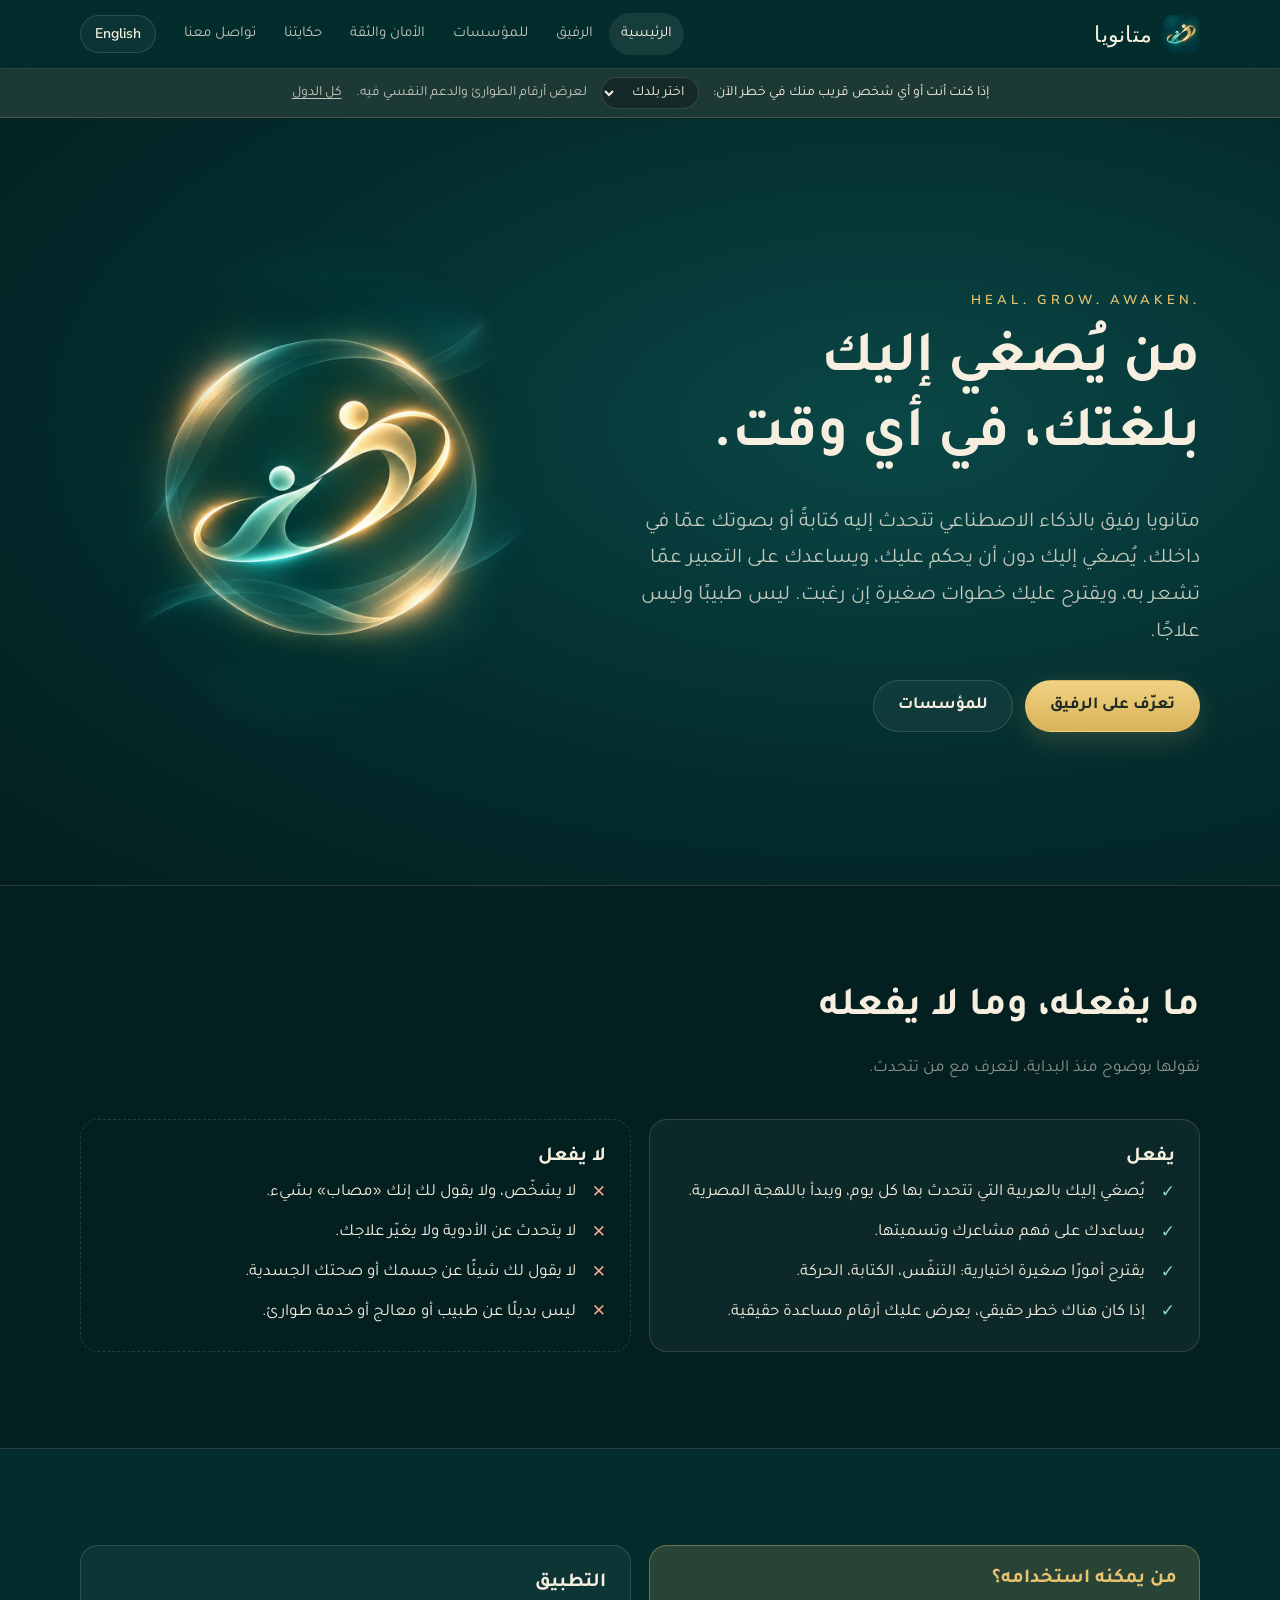
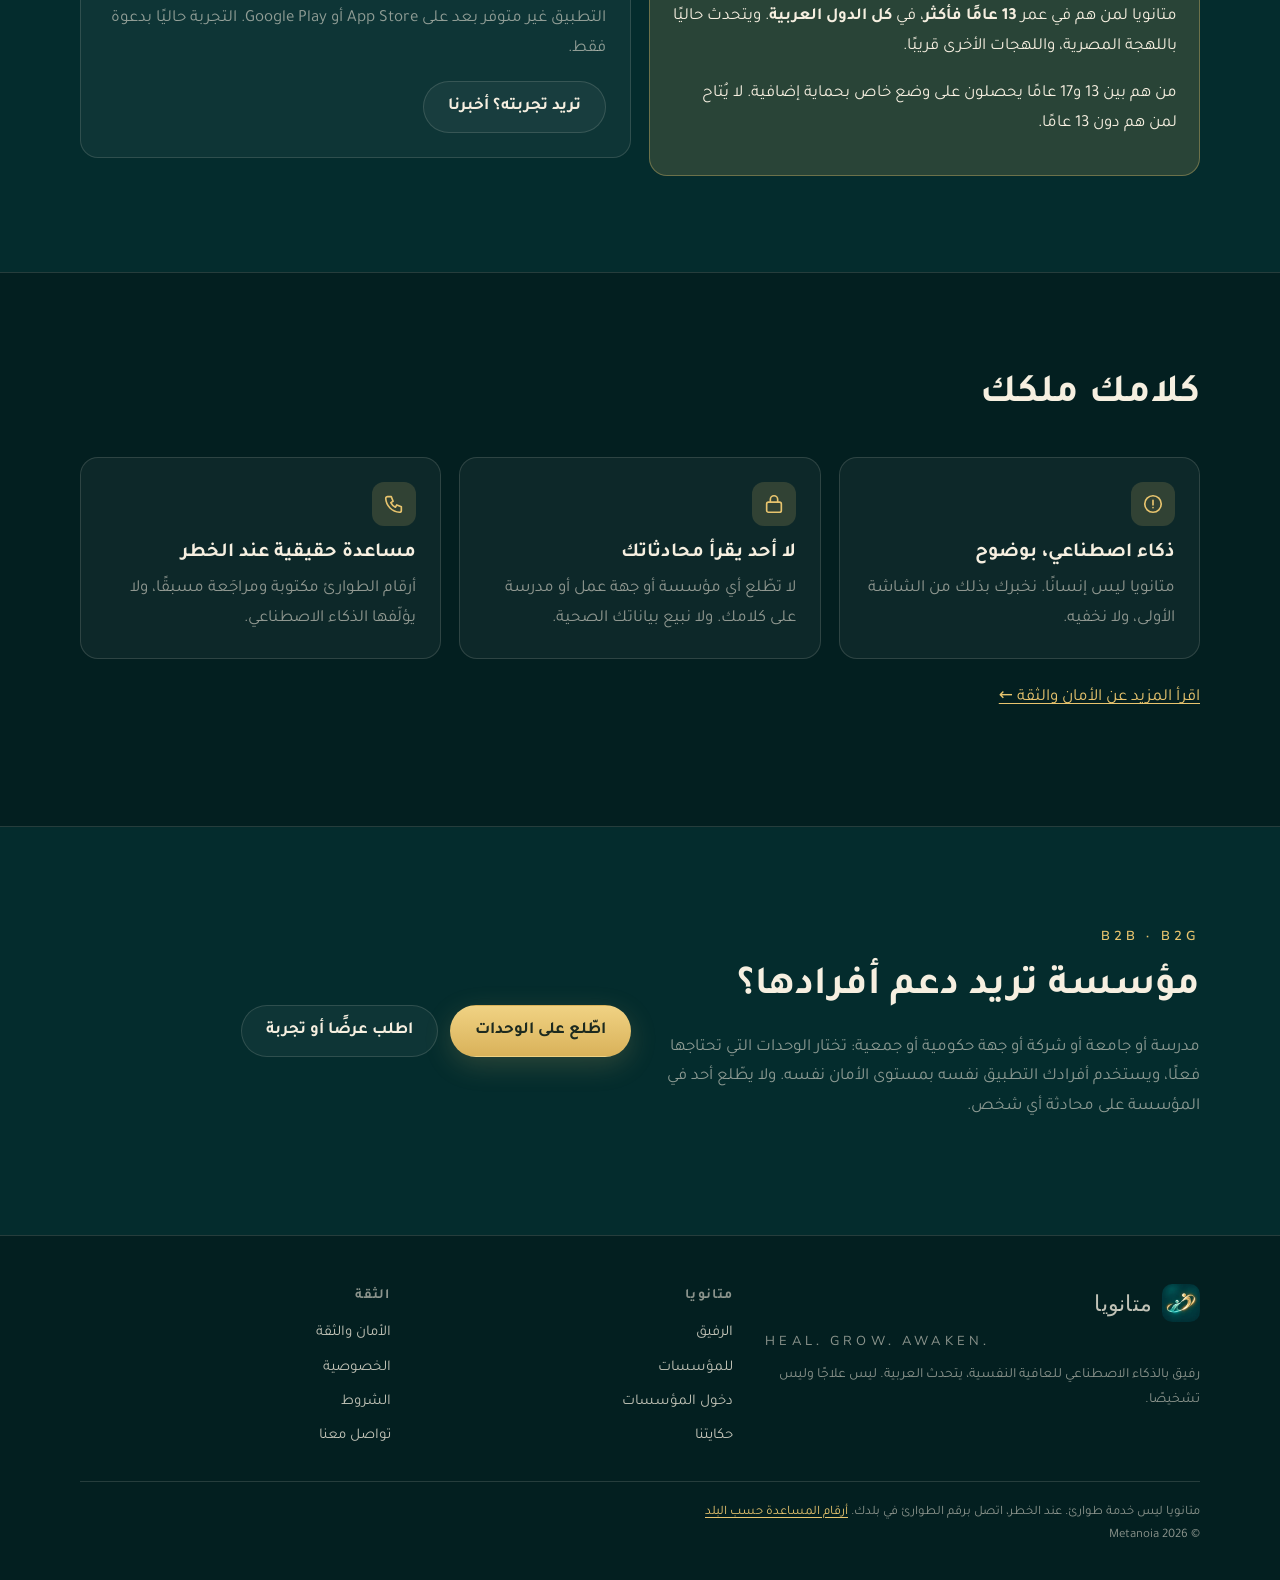
<file: index.html>
<!doctype html>
<html lang="ar" dir="rtl">
<head>
<meta charset="utf-8">
<meta name="viewport" content="width=device-width,initial-scale=1">
<title>متانويا · رفيقك للعافية النفسية</title>
<meta name="title-ar" content="متانويا · رفيقك للعافية النفسية">
<meta name="title-en" content="Metanoia · Your wellbeing companion">
<meta name="description" content="متانويا: رفيق بالذكاء الاصطناعي للعافية النفسية، يتحدث العربية. يُصغي إليك ويساعدك على فهم مشاعرك، دون تشخيص أو علاج. للأفراد والمؤسسات في العالم العربي.">
<link rel="canonical" href="https://withmetanoia.app/">
<meta property="og:type" content="website">
<meta property="og:site_name" content="متانويا Metanoia">
<meta property="og:title" content="متانويا · رفيقك للعافية النفسية">
<meta property="og:description" content="متانويا: رفيق بالذكاء الاصطناعي للعافية النفسية، يتحدث العربية. يُصغي إليك ويساعدك على فهم مشاعرك، دون تشخيص أو علاج. للأفراد والمؤسسات في العالم العربي.">
<meta property="og:url" content="https://withmetanoia.app/">
<meta property="og:image" content="https://withmetanoia.app/assets/img/og-image.jpg">
<meta property="og:locale" content="ar_AR">
<meta property="og:locale:alternate" content="en_US">
<meta name="twitter:card" content="summary_large_image">
<script type="application/ld+json">{"@context":"https://schema.org","@type":"Organization","name":"Metanoia","alternateName":"متانويا","url":"https://withmetanoia.app","logo":"https://withmetanoia.app/assets/img/apple-touch-icon-180.png","description":"متانويا: رفيق بالذكاء الاصطناعي للعافية النفسية، يتحدث العربية. يُصغي إليك ويساعدك على فهم مشاعرك، دون تشخيص أو علاج. للأفراد والمؤسسات في العالم العربي."}</script>
<script type="application/ld+json">{"@context":"https://schema.org","@type":"WebSite","name":"متانويا Metanoia","url":"https://withmetanoia.app/","inLanguage":["ar","en"]}</script>
<meta name="theme-color" content="#042c2d">
<link rel="manifest" href="site.webmanifest">
<link rel="icon" href="assets/img/favicon.png">
<link rel="apple-touch-icon" href="assets/img/apple-touch-icon-180.png">
<link rel="preconnect" href="https://fonts.googleapis.com"><link rel="preconnect" href="https://fonts.gstatic.com" crossorigin>
<link rel="stylesheet" href="https://fonts.googleapis.com/css2?family=Fraunces:opsz@9..144&family=Nunito+Sans:wght@400;600;700&family=Tajawal:wght@400;500;700&display=swap">
<link rel="preload" as="image" href="assets/img/welcome-art.webp">
<link rel="stylesheet" href="assets/site.css?v=20261119c">
<script>try{var l=new URLSearchParams(location.search).get('lang')||localStorage.getItem('metanoia-site-lang');if(l==='en'){document.documentElement.lang='en';document.documentElement.dir='ltr'}}catch(e){}</script>
<script src="assets/config.js?v=20261119c" defer></script>
<script src="assets/helplines.js?v=20261119c" defer></script>
<script src="assets/site.js?v=20261119c" defer></script>
</head>
<body data-page="index">
<main id="main">

<section class="hero">
  <div class="wrap hero-grid">
    <div>
      <p class="eyebrow">Heal. Grow. Awaken.</p>
      <h1><span class="ar">من يُصغي إليك بلغتك، في أي وقت.</span><span class="en">Someone who listens in your language, any time.</span></h1>
      <p class="lead">
        <span class="ar">متانويا رفيق بالذكاء الاصطناعي تتحدث إليه كتابةً أو بصوتك عمّا في داخلك. يُصغي إليك دون أن يحكم عليك، ويساعدك على التعبير عمّا تشعر به، ويقترح عليك خطوات صغيرة إن رغبت. ليس طبيبًا وليس علاجًا.</span>
        <span class="en">Metanoia is an AI companion you talk to, in writing or out loud, about what is going on inside. It listens without judging, helps you put words to what you feel, and offers small steps if you want them. It is not a doctor and not therapy.</span>
      </p>
      <div class="actions">
        <a class="btn btn-gold" href="companion.html"><span class="ar">تعرّف على الرفيق</span><span class="en">Meet the Companion</span></a>
        <a class="btn btn-ghost" href="institutions.html"><span class="ar">للمؤسسات</span><span class="en">For institutions</span></a>
      </div>
    </div>
    <div class="hero-art" role="img" aria-label="Metanoia"></div>
  </div>
</section>

<section class="band">
  <div class="wrap">
    <div class="section-head">
      <h2><span class="ar">ما يفعله، وما لا يفعله</span><span class="en">What it does, and what it does not</span></h2>
      <p class="muted"><span class="ar">نقولها بوضوح منذ البداية، لتعرف مع من تتحدث.</span><span class="en">We say it plainly up front, so you know what you are talking to.</span></p>
    </div>
    <div class="grid g2">
      <div class="card">
        <h3><span class="ar">يفعل</span><span class="en">It does</span></h3>
        <ul class="ticks">
          <li><span class="ar">يُصغي إليك بالعربية التي تتحدث بها كل يوم، ويبدأ باللهجة المصرية.</span><span class="en">Listens in the everyday Arabic you speak, starting with Egyptian.</span></li>
          <li><span class="ar">يساعدك على فهم مشاعرك وتسميتها.</span><span class="en">Helps you understand and name what you feel.</span></li>
          <li><span class="ar">يقترح أمورًا صغيرة اختيارية: التنفّس، الكتابة، الحركة.</span><span class="en">Offers small, optional things: breathe, write, move.</span></li>
          <li><span class="ar">إذا كان هناك خطر حقيقي، يعرض عليك أرقام مساعدة حقيقية.</span><span class="en">If there is real danger, shows you real help lines.</span></li>
        </ul>
      </div>
      <div class="card is-not">
        <h3><span class="ar">لا يفعل</span><span class="en">It does not</span></h3>
        <ul class="crosses">
          <li><span class="ar">لا يشخّص، ولا يقول لك إنك «مصاب» بشيء.</span><span class="en">Diagnose, or tell you that you "have" something.</span></li>
          <li><span class="ar">لا يتحدث عن الأدوية ولا يغيّر علاجك.</span><span class="en">Talk about medication or change your treatment.</span></li>
          <li><span class="ar">لا يقول لك شيئًا عن جسمك أو صحتك الجسدية.</span><span class="en">Tell you anything about your body or physical health.</span></li>
          <li><span class="ar">ليس بديلًا عن طبيب أو معالج أو خدمة طوارئ.</span><span class="en">Replace a doctor, a therapist or emergency help.</span></li>
        </ul>
      </div>
    </div>
  </div>
</section>

<section>
  <div class="wrap grid g2" style="align-items:start">
    <div class="notice">
      <h3><span class="ar">من يمكنه استخدامه؟</span><span class="en">Who can use it?</span></h3>
      <p><span class="ar">متانويا لمن هم في عمر <b>13 عامًا فأكثر</b>، في <b>كل الدول العربية</b>. ويتحدث حاليًا باللهجة المصرية، واللهجات الأخرى قريبًا.</span><span class="en">Metanoia is for people <b>13 and over</b>, in <b>every Arab country</b>. It speaks Egyptian Arabic for now, with other dialects coming soon.</span></p>
      <p><span class="ar">من هم بين 13 و17 عامًا يحصلون على وضع خاص بحماية إضافية. لا يُتاح لمن هم دون 13 عامًا.</span><span class="en">Those aged 13 to 17 get their own mode with extra protection. Not for under 13.</span></p>
    </div>
    <div class="card">
      <h3><span class="ar">التطبيق</span><span class="en">The app</span></h3>
      <div data-when="appStoreUrl" data-unless>
        <p class="muted"><span class="ar">التطبيق غير متوفر بعد على App Store أو Google Play. التجربة حاليًا بدعوة فقط.</span><span class="en">The app is not on the App Store or Google Play yet. Testing is by invitation for now.</span></p>
        <a class="btn btn-ghost" href="contact.html"><span class="ar">تريد تجربته؟ أخبرنا</span><span class="en">Want to try it? Tell us</span></a>
      </div>
      <div class="actions" data-when="appStoreUrl" hidden>
        <a class="btn btn-gold" data-href="appStoreUrl" href="#">App Store</a>
        <a class="btn btn-ghost" data-href="playStoreUrl" href="#">Google Play</a>
      </div>
    </div>
  </div>
</section>

<section class="band">
  <div class="wrap">
    <div class="section-head">
      <h2><span class="ar">كلامك ملكك</span><span class="en">Your words stay yours</span></h2>
    </div>
    <div class="grid g3">
      <div class="card">
        <div class="icon" aria-hidden="true"><svg viewBox="0 0 24 24" fill="none" stroke="currentColor" stroke-width="1.8" stroke-linecap="round" stroke-linejoin="round"><circle cx="12" cy="12" r="9"/><path d="M12 8v5M12 16h.01"/></svg></div>
        <h3><span class="ar">ذكاء اصطناعي، بوضوح</span><span class="en">AI, said clearly</span></h3>
        <p class="muted"><span class="ar">متانويا ليس إنسانًا. نخبرك بذلك من الشاشة الأولى، ولا نخفيه.</span><span class="en">Metanoia is not a person. We tell you from the first screen and never hide it.</span></p>
      </div>
      <div class="card">
        <div class="icon" aria-hidden="true"><svg viewBox="0 0 24 24" fill="none" stroke="currentColor" stroke-width="1.8" stroke-linecap="round" stroke-linejoin="round"><rect x="4" y="10" width="16" height="11" rx="2"/><path d="M8 10V7a4 4 0 0 1 8 0v3"/></svg></div>
        <h3><span class="ar">لا أحد يقرأ محادثاتك</span><span class="en">No one reads your chats</span></h3>
        <p class="muted"><span class="ar">لا تطّلع أي مؤسسة أو جهة عمل أو مدرسة على كلامك. ولا نبيع بياناتك الصحية.</span><span class="en">No institution, employer or school sees your conversations. We do not sell health data.</span></p>
      </div>
      <div class="card">
        <div class="icon" aria-hidden="true"><svg viewBox="0 0 24 24" fill="none" stroke="currentColor" stroke-width="1.8" stroke-linecap="round" stroke-linejoin="round"><path d="M5 4h4l2 5-2.5 1.5a11 11 0 0 0 5 5L15 13l5 2v4a2 2 0 0 1-2 2A16 16 0 0 1 3 6a2 2 0 0 1 2-2"/></svg></div>
        <h3><span class="ar">مساعدة حقيقية عند الخطر</span><span class="en">Real help in danger</span></h3>
        <p class="muted"><span class="ar">أرقام الطوارئ مكتوبة ومراجَعة مسبقًا، ولا يؤلّفها الذكاء الاصطناعي.</span><span class="en">Emergency numbers are written and checked in advance, never made up by the AI.</span></p>
      </div>
    </div>
    <p style="margin-top:24px"><a href="safety.html"><span class="ar">اقرأ المزيد عن الأمان والثقة ←</span><span class="en">More on safety and trust →</span></a></p>
  </div>
</section>

<section>
  <div class="wrap grid g2" style="align-items:center">
    <div>
      <p class="eyebrow">B2B · B2G</p>
      <h2><span class="ar">مؤسسة تريد دعم أفرادها؟</span><span class="en">An institution that wants to support its people?</span></h2>
      <p class="muted"><span class="ar">مدرسة أو جامعة أو شركة أو جهة حكومية أو جمعية: تختار الوحدات التي تحتاجها فعلًا، ويستخدم أفرادك التطبيق نفسه بمستوى الأمان نفسه. ولا يطّلع أحد في المؤسسة على محادثة أي شخص.</span><span class="en">School, university, company, government body or NGO: you choose the modules you actually need, and your people use the same app with the same safety. No one at the institution sees anyone's conversation.</span></p>
    </div>
    <div class="actions" style="justify-content:flex-start">
      <a class="btn btn-gold" href="institutions.html"><span class="ar">اطّلع على الوحدات</span><span class="en">See the modules</span></a>
      <a class="btn btn-ghost" href="contact.html"><span class="ar">اطلب عرضًا أو تجربة</span><span class="en">Request a demo or pilot</span></a>
    </div>
  </div>
</section>

</main>
</body>
</html>
</file>
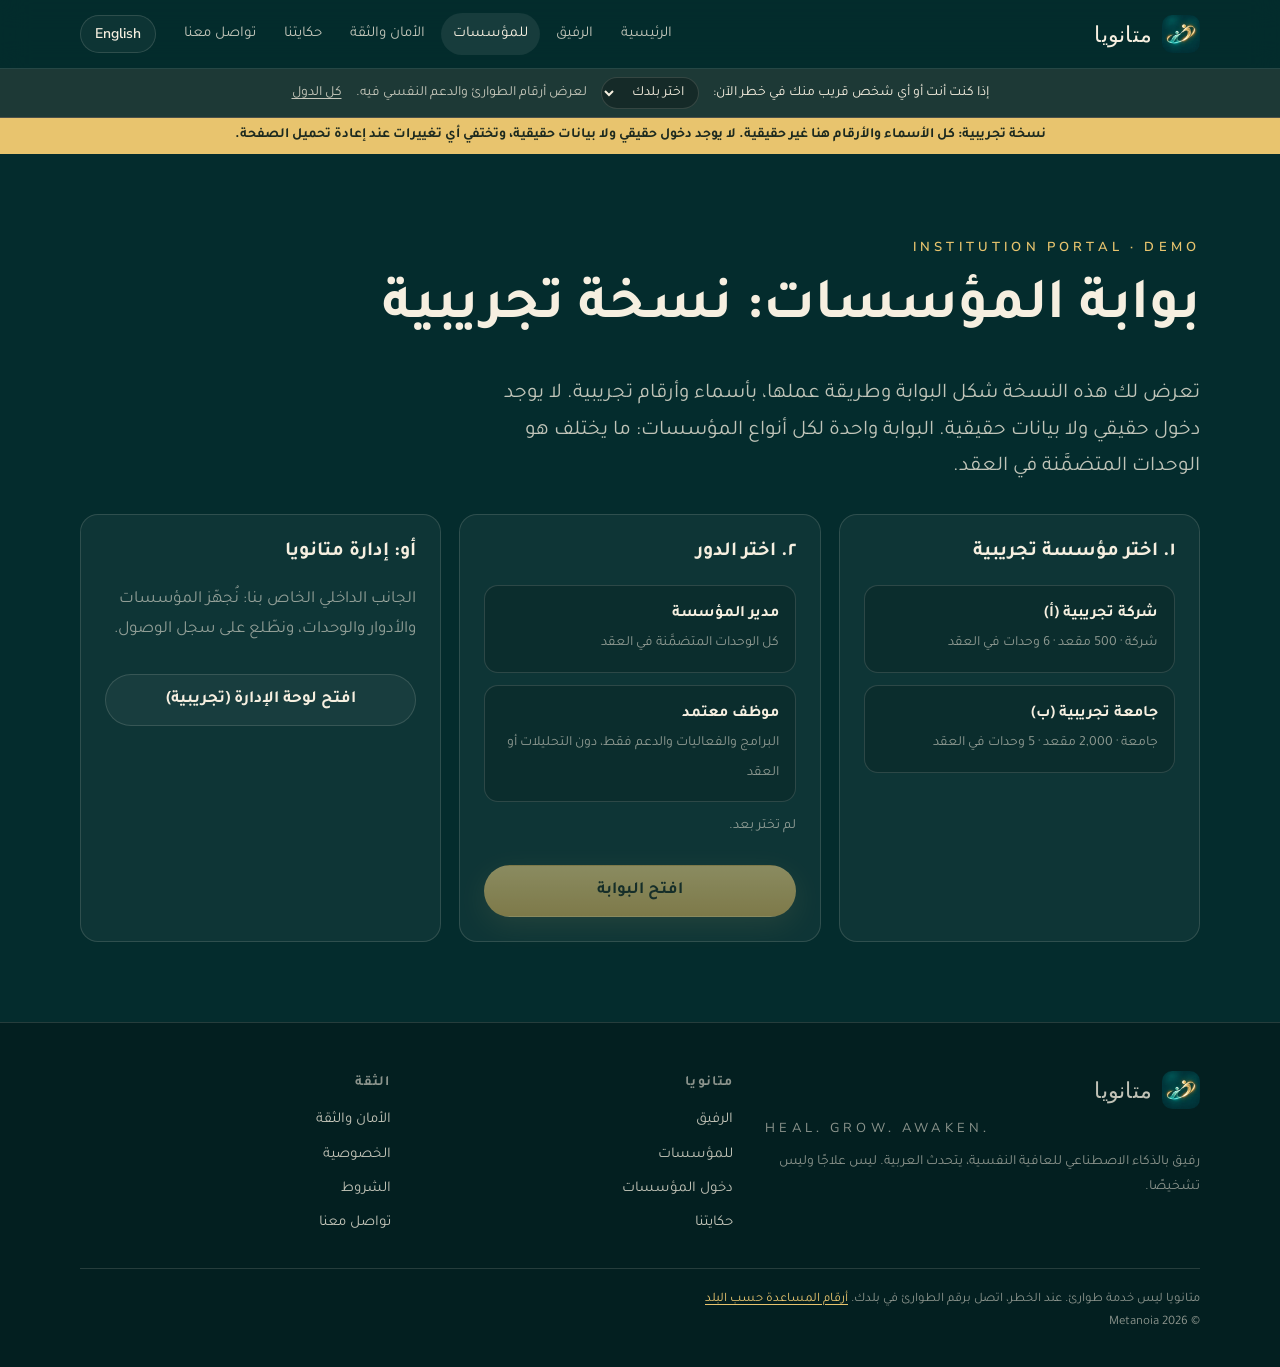
<file: portal/index.html>
<!doctype html>
<html lang="ar" dir="rtl">
<head>
<meta charset="utf-8">
<meta name="viewport" content="width=device-width,initial-scale=1">
<title>بوابة المؤسسات (نسخة تجريبية) · متانويا</title>
<meta name="title-ar" content="بوابة المؤسسات (نسخة تجريبية) · متانويا">
<meta name="title-en" content="Institution Portal (demo) · Metanoia">
<meta name="description" content="A demo of the Metanoia Institution Portal with invented sample data. No real sign-in and no real data.">
<meta name="robots" content="noindex">
<meta name="theme-color" content="#042c2d">
<link rel="manifest" href="../site.webmanifest">
<link rel="icon" href="../assets/img/favicon.png">
<link rel="preconnect" href="https://fonts.googleapis.com"><link rel="preconnect" href="https://fonts.gstatic.com" crossorigin>
<link rel="stylesheet" href="https://fonts.googleapis.com/css2?family=Fraunces:opsz@9..144&family=Nunito+Sans:wght@400;600;700&family=Tajawal:wght@400;500;700&display=swap">
<link rel="stylesheet" href="../assets/site.css?v=20261119c">
<link rel="stylesheet" href="portal.css?v=20261119c">
<script>try{var l=new URLSearchParams(location.search).get('lang')||localStorage.getItem('metanoia-site-lang');if(l==='en'){document.documentElement.lang='en';document.documentElement.dir='ltr'}}catch(e){}</script>
<script src="../assets/config.js?v=20261119c" defer></script>
<script src="../assets/helplines.js?v=20261119c" defer></script>
<script src="../assets/site.js?v=20261119c" defer></script>
<script src="portal.js?v=20261119c" defer></script>
</head>
<body data-page="institutions" data-base="../">
<main id="main">
  <div class="demo-bar" role="note">
    <span class="ar">نسخة تجريبية: كل الأسماء والأرقام هنا غير حقيقية. لا يوجد دخول حقيقي ولا بيانات حقيقية، وتختفي أي تغييرات عند إعادة تحميل الصفحة.</span>
    <span class="en">Demo: every name and number here is invented. No real sign-in, no real data, and any change is gone on refresh.</span>
  </div>
  <div id="portal"><noscript><p class="wrap" style="padding:40px 0">This demo needs JavaScript.</p></noscript></div>
</main>
</body>
</html>
</file>
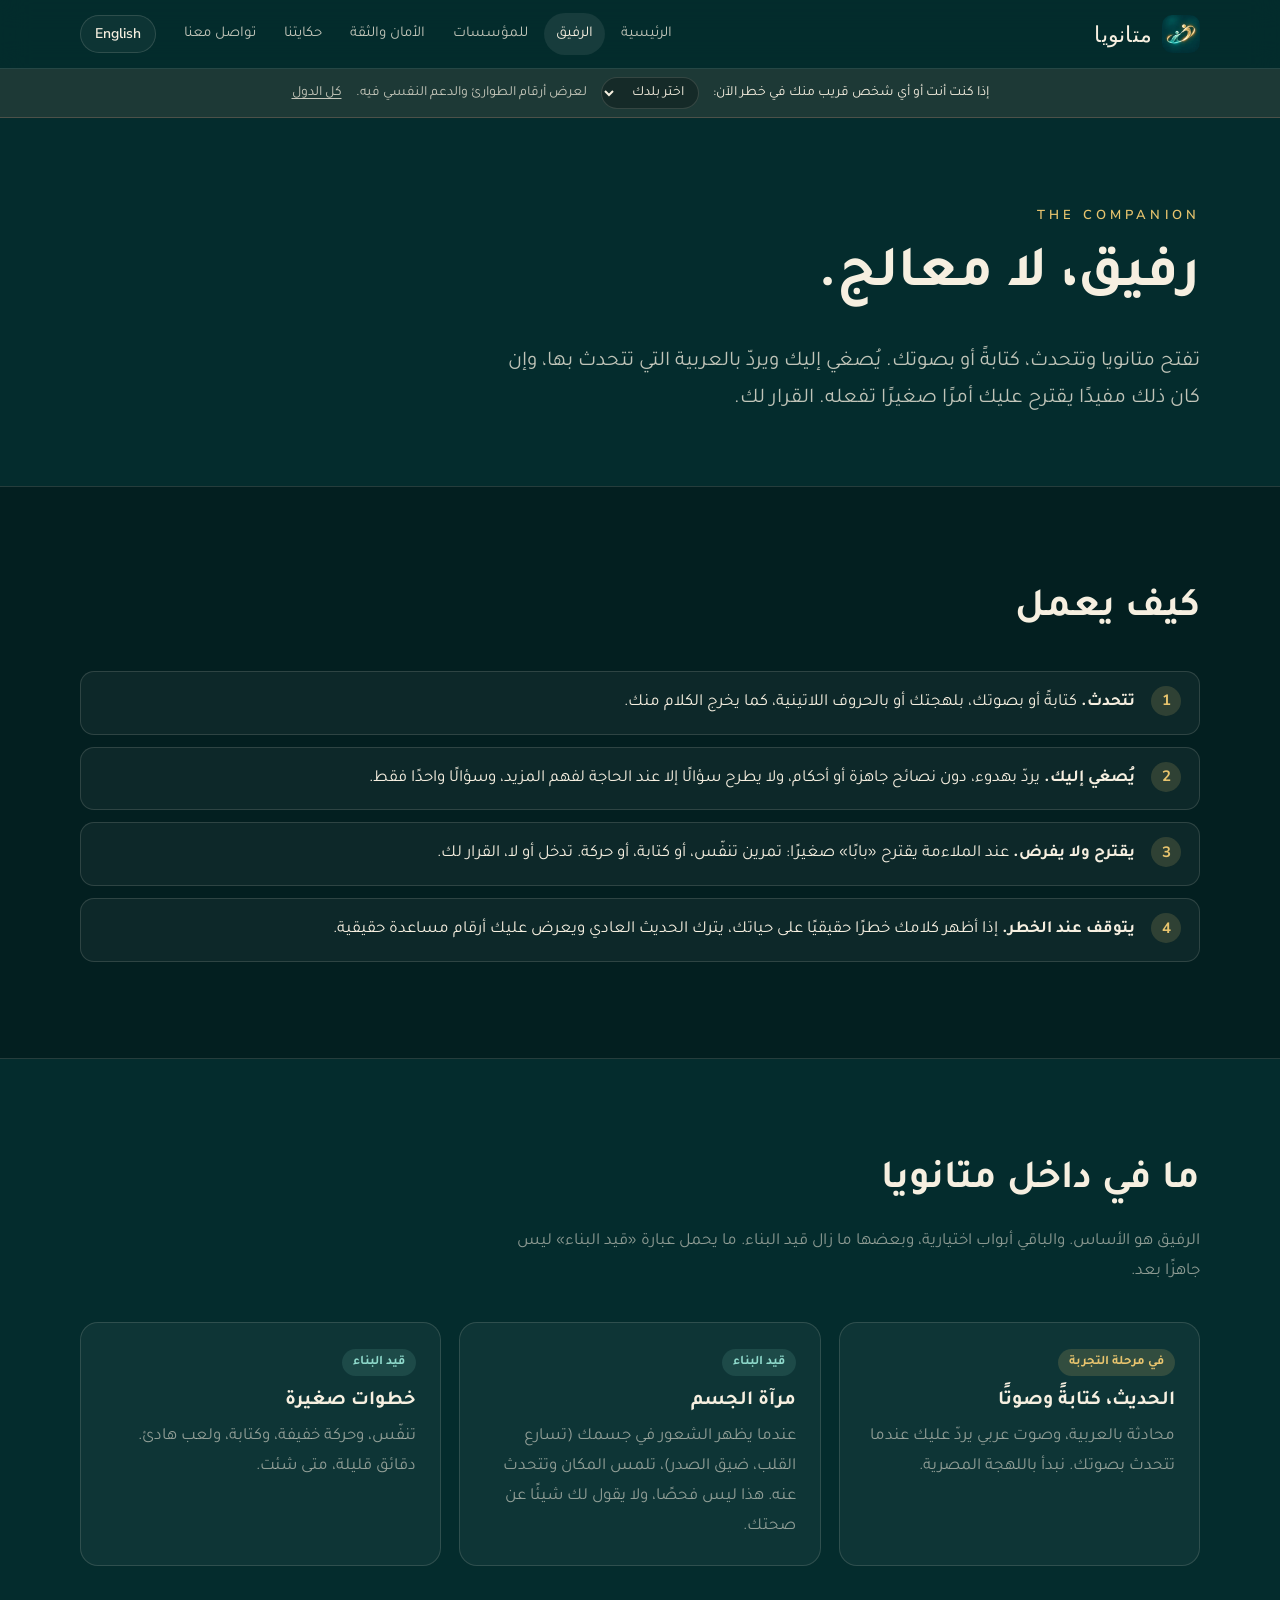
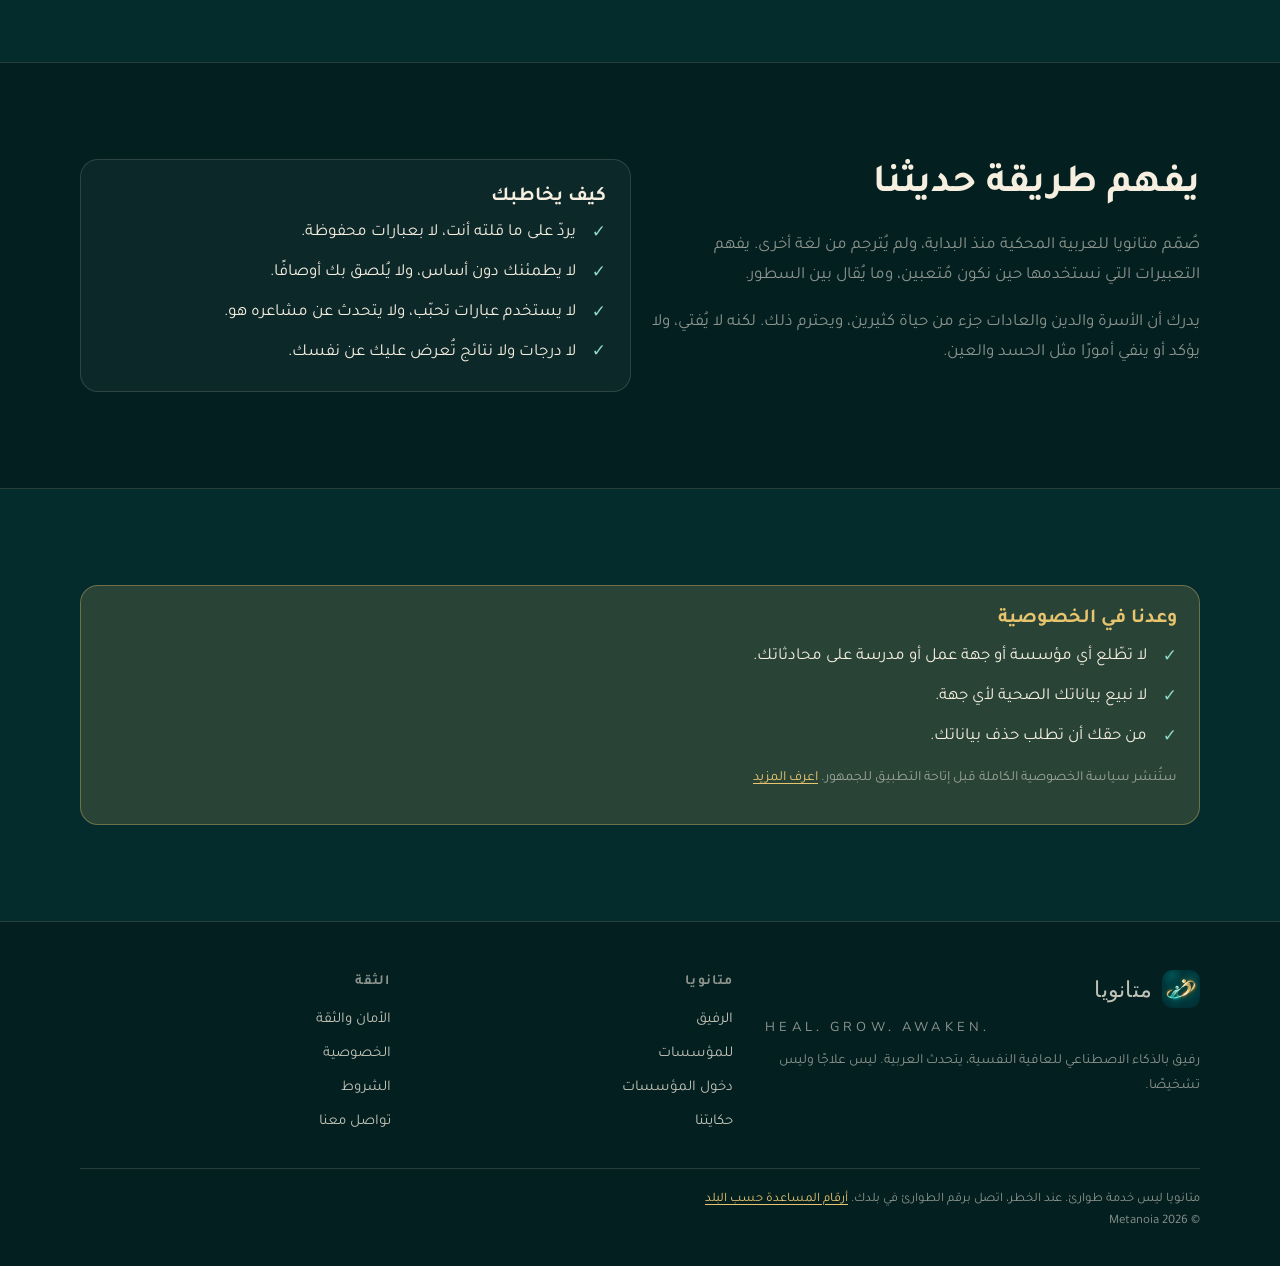
<file: companion.html>
<!doctype html>
<html lang="ar" dir="rtl">
<head>
<meta charset="utf-8">
<meta name="viewport" content="width=device-width,initial-scale=1">
<title>الرفيق · متانويا</title>
<meta name="title-ar" content="الرفيق · متانويا">
<meta name="title-en" content="The Companion · Metanoia">
<meta name="description" content="كيف يعمل رفيق متانويا: تتحدث كتابةً أو بصوتك بالعربية، ويقترح خطوات صغيرة اختيارية، ويعرض أرقام مساعدة حقيقية عند الخطر.">
<link rel="canonical" href="https://withmetanoia.app/companion.html">
<meta property="og:type" content="website">
<meta property="og:site_name" content="متانويا Metanoia">
<meta property="og:title" content="الرفيق · متانويا">
<meta property="og:description" content="كيف يعمل رفيق متانويا: تتحدث كتابةً أو بصوتك بالعربية، ويقترح خطوات صغيرة اختيارية، ويعرض أرقام مساعدة حقيقية عند الخطر.">
<meta property="og:url" content="https://withmetanoia.app/companion.html">
<meta property="og:image" content="https://withmetanoia.app/assets/img/og-image.jpg">
<meta property="og:locale" content="ar_AR">
<meta property="og:locale:alternate" content="en_US">
<meta name="twitter:card" content="summary_large_image">
<meta name="theme-color" content="#042c2d">
<link rel="manifest" href="site.webmanifest">
<link rel="icon" href="assets/img/favicon.png">
<link rel="apple-touch-icon" href="assets/img/apple-touch-icon-180.png">
<link rel="preconnect" href="https://fonts.googleapis.com"><link rel="preconnect" href="https://fonts.gstatic.com" crossorigin>
<link rel="stylesheet" href="https://fonts.googleapis.com/css2?family=Fraunces:opsz@9..144&family=Nunito+Sans:wght@400;600;700&family=Tajawal:wght@400;500;700&display=swap">
<link rel="stylesheet" href="assets/site.css?v=20261119c">
<script>try{var l=new URLSearchParams(location.search).get('lang')||localStorage.getItem('metanoia-site-lang');if(l==='en'){document.documentElement.lang='en';document.documentElement.dir='ltr'}}catch(e){}</script>
<script src="assets/config.js?v=20261119c" defer></script>
<script src="assets/helplines.js?v=20261119c" defer></script>
<script src="assets/site.js?v=20261119c" defer></script>
</head>
<body data-page="companion">
<main id="main">

<section class="page-hero">
  <div class="wrap">
    <p class="eyebrow">The Companion</p>
    <h1><span class="ar">رفيق، لا معالج.</span><span class="en">A companion, not a therapist.</span></h1>
    <p class="lead"><span class="ar">تفتح متانويا وتتحدث، كتابةً أو بصوتك. يُصغي إليك ويردّ بالعربية التي تتحدث بها، وإن كان ذلك مفيدًا يقترح عليك أمرًا صغيرًا تفعله. القرار لك.</span><span class="en">You open Metanoia and talk, in writing or out loud. It listens and answers in the Arabic you speak, and if it helps, it offers you one small thing to do. You decide.</span></p>
  </div>
</section>

<section class="band">
  <div class="wrap">
    <div class="section-head"><h2><span class="ar">كيف يعمل</span><span class="en">How it works</span></h2></div>
    <ol class="steps">
      <li><span class="ar"><b>تتحدث.</b> كتابةً أو بصوتك، بلهجتك أو بالحروف اللاتينية، كما يخرج الكلام منك.</span><span class="en"><b>You talk.</b> In writing or by voice, in your dialect or in Latin letters, however it comes out.</span></li>
      <li><span class="ar"><b>يُصغي إليك.</b> يردّ بهدوء، دون نصائح جاهزة أو أحكام، ولا يطرح سؤالًا إلا عند الحاجة لفهم المزيد، وسؤالًا واحدًا فقط.</span><span class="en"><b>It listens.</b> It answers calmly, without ready-made advice or judgement, and asks one question only when it needs to understand more.</span></li>
      <li><span class="ar"><b>يقترح ولا يفرض.</b> عند الملاءمة يقترح «بابًا» صغيرًا: تمرين تنفّس، أو كتابة، أو حركة. تدخل أو لا، القرار لك.</span><span class="en"><b>It offers, never pushes.</b> When it fits, it suggests a small "door": a breathing exercise, writing, movement. Go in or not, your call.</span></li>
      <li><span class="ar"><b>يتوقف عند الخطر.</b> إذا أظهر كلامك خطرًا حقيقيًا على حياتك، يترك الحديث العادي ويعرض عليك أرقام مساعدة حقيقية.</span><span class="en"><b>In danger, it stops.</b> If what you say shows real danger to your life, it leaves ordinary talk and shows you real help lines.</span></li>
    </ol>
  </div>
</section>

<section>
  <div class="wrap">
    <div class="section-head">
      <h2><span class="ar">ما في داخل متانويا</span><span class="en">What is inside Metanoia</span></h2>
      <p class="muted"><span class="ar">الرفيق هو الأساس. والباقي أبواب اختيارية، وبعضها ما زال قيد البناء. ما يحمل عبارة «قيد البناء» ليس جاهزًا بعد.</span><span class="en">The companion is the core. The rest are optional doors, and some are still being built. Anything marked "being built" is not ready.</span></p>
    </div>
    <div class="grid g3">
      <div class="card">
        <span class="tag"><span class="ar">في مرحلة التجربة</span><span class="en">In testing now</span></span>
        <h3><span class="ar">الحديث، كتابةً وصوتًا</span><span class="en">Talking, text and voice</span></h3>
        <p class="muted"><span class="ar">محادثة بالعربية، وصوت عربي يردّ عليك عندما تتحدث بصوتك. نبدأ باللهجة المصرية.</span><span class="en">A conversation in Arabic, with an Arabic voice that answers when you speak. We start with Egyptian.</span></p>
      </div>
      <div class="card">
        <span class="tag soon"><span class="ar">قيد البناء</span><span class="en">Being built</span></span>
        <h3><span class="ar">مرآة الجسم</span><span class="en">Health Mirror</span></h3>
        <p class="muted"><span class="ar">عندما يظهر الشعور في جسمك (تسارع القلب، ضيق الصدر)، تلمس المكان وتتحدث عنه. هذا ليس فحصًا، ولا يقول لك شيئًا عن صحتك.</span><span class="en">When a feeling shows up in your body (racing heart, tight chest), you tap the place and talk about it. It is not a check-up and says nothing about your health.</span></p>
      </div>
      <div class="card">
        <span class="tag soon"><span class="ar">قيد البناء</span><span class="en">Being built</span></span>
        <h3><span class="ar">خطوات صغيرة</span><span class="en">Small steps</span></h3>
        <p class="muted"><span class="ar">تنفّس، وحركة خفيفة، وكتابة، ولعب هادئ. دقائق قليلة، متى شئت.</span><span class="en">Breathing, gentle movement, writing and calm play. A few minutes, whenever you like.</span></p>
      </div>
    </div>
  </div>
</section>

<section class="band">
  <div class="wrap grid g2" style="align-items:start">
    <div>
      <h2><span class="ar">يفهم طريقة حديثنا</span><span class="en">It understands how we talk</span></h2>
      <p class="muted"><span class="ar">صُمّم متانويا للعربية المحكية منذ البداية، ولم يُترجم من لغة أخرى. يفهم التعبيرات التي نستخدمها حين نكون مُتعبين، وما يُقال بين السطور.</span><span class="en">Metanoia was made for spoken Arabic from the start, not translated. It understands the phrases we use when we are worn out, and what sits between the lines.</span></p>
      <p class="muted"><span class="ar">يدرك أن الأسرة والدين والعادات جزء من حياة كثيرين، ويحترم ذلك. لكنه لا يُفتي، ولا يؤكد أو ينفي أمورًا مثل الحسد والعين.</span><span class="en">It knows family, faith and custom are part of many people's lives, and respects that. But it gives no religious rulings, and neither confirms nor denies things like envy or the evil eye.</span></p>
    </div>
    <div class="card">
      <h3><span class="ar">كيف يخاطبك</span><span class="en">How it speaks to you</span></h3>
      <ul class="ticks">
        <li><span class="ar">يردّ على ما قلته أنت، لا بعبارات محفوظة.</span><span class="en">Answers what you said, not with stock lines.</span></li>
        <li><span class="ar">لا يطمئنك دون أساس، ولا يُلصق بك أوصافًا.</span><span class="en">No empty reassurance, and no labels put on you.</span></li>
        <li><span class="ar">لا يستخدم عبارات تحبّب، ولا يتحدث عن مشاعره هو.</span><span class="en">No pet names, and it never talks about feelings of its own.</span></li>
        <li><span class="ar">لا درجات ولا نتائج تُعرض عليك عن نفسك.</span><span class="en">No scores or results about you.</span></li>
      </ul>
    </div>
  </div>
</section>

<section>
  <div class="wrap">
    <div class="notice">
      <h3><span class="ar">وعدنا في الخصوصية</span><span class="en">Our privacy promise</span></h3>
      <ul class="ticks">
        <li><span class="ar">لا تطّلع أي مؤسسة أو جهة عمل أو مدرسة على محادثاتك.</span><span class="en">No institution, employer or school reads your conversations.</span></li>
        <li><span class="ar">لا نبيع بياناتك الصحية لأي جهة.</span><span class="en">We do not sell health data, to anyone.</span></li>
        <li><span class="ar">من حقك أن تطلب حذف بياناتك.</span><span class="en">You have the right to ask for your data to be deleted.</span></li>
      </ul>
      <p class="small muted" style="margin-top:14px"><span class="ar">ستُنشر سياسة الخصوصية الكاملة قبل إتاحة التطبيق للجمهور. <a href="legal.html#privacy">اعرف المزيد</a></span><span class="en">The full privacy policy will be published before the app opens to the public. <a href="legal.html#privacy">Learn more</a></span></p>
    </div>
  </div>
</section>

</main>
</body>
</html>
</file>
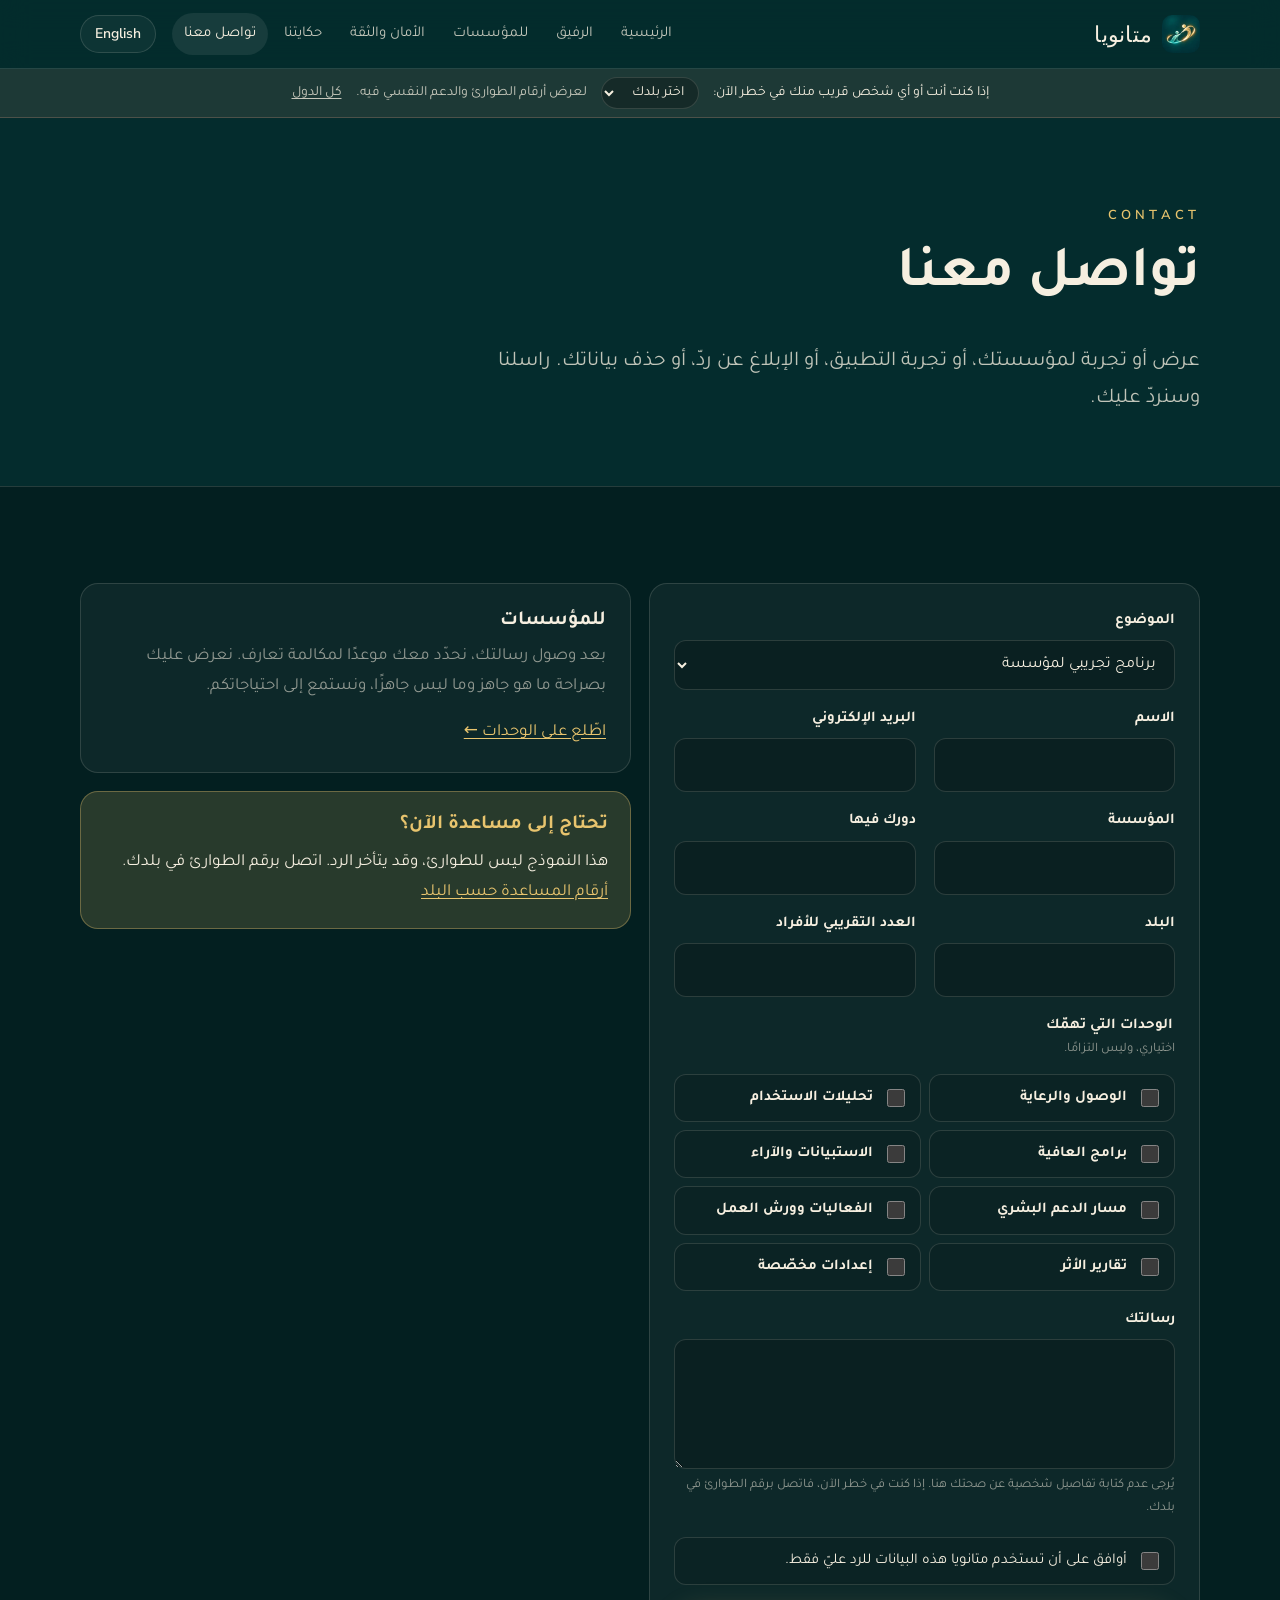
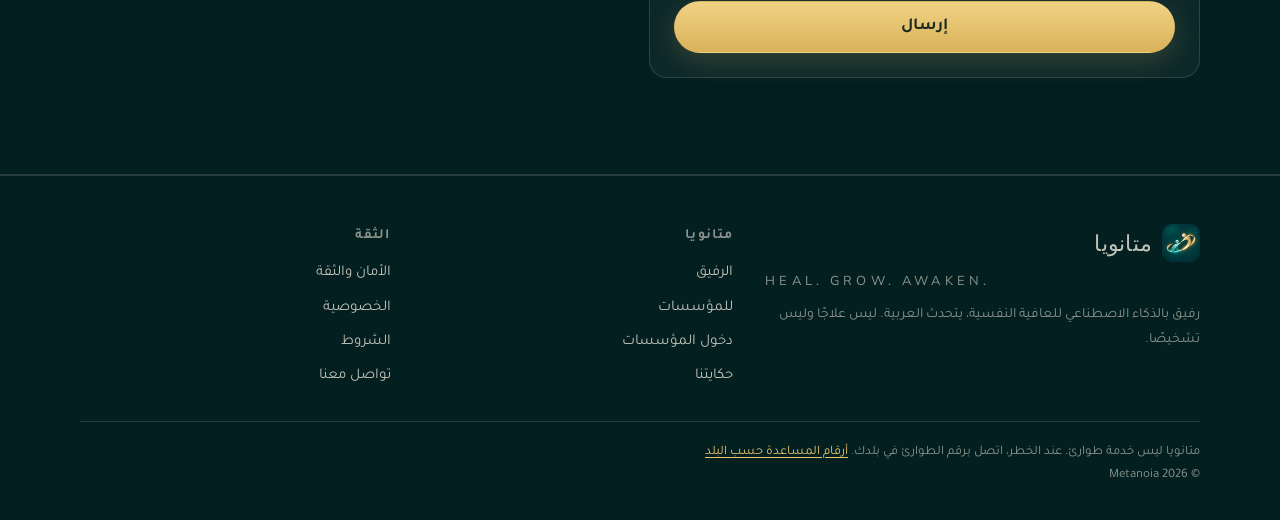
<file: contact.html>
<!doctype html>
<html lang="ar" dir="rtl">
<head>
<meta charset="utf-8">
<meta name="viewport" content="width=device-width,initial-scale=1">
<title>تواصل معنا · متانويا</title>
<meta name="title-ar" content="تواصل معنا · متانويا">
<meta name="title-en" content="Contact · Metanoia">
<meta name="description" content="تواصل مع متانويا: عرض أو تجربة لمؤسستك، أو تجربة التطبيق، أو الإبلاغ عن ردّ، أو حذف بياناتك.">
<link rel="canonical" href="https://withmetanoia.app/contact.html">
<meta property="og:type" content="website">
<meta property="og:site_name" content="متانويا Metanoia">
<meta property="og:title" content="تواصل معنا · متانويا">
<meta property="og:description" content="تواصل مع متانويا: عرض أو تجربة لمؤسستك، أو تجربة التطبيق، أو الإبلاغ عن ردّ، أو حذف بياناتك.">
<meta property="og:url" content="https://withmetanoia.app/contact.html">
<meta property="og:image" content="https://withmetanoia.app/assets/img/og-image.jpg">
<meta property="og:locale" content="ar_AR">
<meta property="og:locale:alternate" content="en_US">
<meta name="twitter:card" content="summary_large_image">
<meta name="theme-color" content="#042c2d">
<link rel="manifest" href="site.webmanifest">
<link rel="icon" href="assets/img/favicon.png">
<link rel="apple-touch-icon" href="assets/img/apple-touch-icon-180.png">
<link rel="preconnect" href="https://fonts.googleapis.com"><link rel="preconnect" href="https://fonts.gstatic.com" crossorigin>
<link rel="stylesheet" href="https://fonts.googleapis.com/css2?family=Fraunces:opsz@9..144&family=Nunito+Sans:wght@400;600;700&family=Tajawal:wght@400;500;700&display=swap">
<link rel="stylesheet" href="assets/site.css?v=20261119c">
<script>try{var l=new URLSearchParams(location.search).get('lang')||localStorage.getItem('metanoia-site-lang');if(l==='en'){document.documentElement.lang='en';document.documentElement.dir='ltr'}}catch(e){}</script>
<script src="assets/config.js?v=20261119c" defer></script>
<script src="assets/helplines.js?v=20261119c" defer></script>
<script src="assets/site.js?v=20261119c" defer></script>
</head>
<body data-page="contact">
<main id="main">

<section class="page-hero">
  <div class="wrap">
    <p class="eyebrow">Contact</p>
    <h1><span class="ar">تواصل معنا</span><span class="en">Contact us</span></h1>
    <p class="lead"><span class="ar">عرض أو تجربة لمؤسستك، أو تجربة التطبيق، أو الإبلاغ عن ردّ، أو حذف بياناتك. راسلنا وسنردّ عليك.</span><span class="en">A demo or pilot for your institution, trying the app, reporting a reply, or deleting your data. Write to us and we will reply.</span></p>
    <p class="small muted" data-when="contactEmail" hidden><span class="ar">أو راسلنا عبر البريد الإلكتروني:</span><span class="en">Or email</span> <a data-href="contactEmail" data-text="contactEmail" href="#"></a></p>
  </div>
</section>

<section class="band">
  <div class="wrap grid g2" style="align-items:start">
    <form id="pilot-form" class="card" novalidate>
      <div class="field">
        <label for="f-topic"><span class="ar">الموضوع</span><span class="en">Topic</span></label>
        <select id="f-topic" name="topic" required>
          <option value="pilot" data-ar="برنامج تجريبي لمؤسسة" data-en="Pilot for an institution">برنامج تجريبي لمؤسسة</option>
          <option value="demo" data-ar="عرض توضيحي لمؤسسة" data-en="Demo for an institution">عرض توضيحي لمؤسسة</option>
          <option value="try" data-ar="أرغب في تجربة التطبيق" data-en="I want to try the app">أرغب في تجربة التطبيق</option>
          <option value="report" data-ar="الإبلاغ عن ردّ" data-en="Report a reply">الإبلاغ عن ردّ</option>
          <option value="delete" data-ar="حذف بياناتي" data-en="Delete my data">حذف بياناتي</option>
          <option value="other" data-ar="موضوع آخر" data-en="Something else">موضوع آخر</option>
        </select>
      </div>
      <div class="grid g2">
        <div class="field">
          <label for="f-name"><span class="ar">الاسم</span><span class="en">Name</span></label>
          <input id="f-name" name="name" autocomplete="name" required>
        </div>
        <div class="field">
          <label for="f-email"><span class="ar">البريد الإلكتروني</span><span class="en">Email</span></label>
          <input id="f-email" name="email" type="email" autocomplete="email" required dir="ltr">
        </div>
      </div>
      <div data-org>
        <div class="grid g2">
          <div class="field">
            <label for="f-org"><span class="ar">المؤسسة</span><span class="en">Organisation</span></label>
            <input id="f-org" name="organisation" autocomplete="organization">
          </div>
          <div class="field">
            <label for="f-role"><span class="ar">دورك فيها</span><span class="en">Your role</span></label>
            <input id="f-role" name="role" autocomplete="organization-title">
          </div>
        </div>
        <div class="grid g2" style="margin-top:16px">
          <div class="field">
            <label for="f-country"><span class="ar">البلد</span><span class="en">Country</span></label>
            <input id="f-country" name="country" autocomplete="country-name">
          </div>
          <div class="field">
            <label for="f-size"><span class="ar">العدد التقريبي للأفراد</span><span class="en">Approx. number of people</span></label>
            <input id="f-size" name="people" inputmode="numeric">
          </div>
        </div>
        <fieldset class="field" style="margin-top:16px">
          <legend><span class="ar">الوحدات التي تهمّك</span><span class="en">Modules you are interested in</span></legend>
          <span class="hint"><span class="ar">اختياري، وليس التزامًا.</span><span class="en">Optional. Not a commitment.</span></span>
          <div class="checks">
            <label class="check"><input type="checkbox" name="modules" value="access"><span><span class="ar">الوصول والرعاية</span><span class="en">Access &amp; Sponsorship</span></span></label>
            <label class="check"><input type="checkbox" name="modules" value="analytics"><span><span class="ar">تحليلات الاستخدام</span><span class="en">Engagement Analytics</span></span></label>
            <label class="check"><input type="checkbox" name="modules" value="programs"><span><span class="ar">برامج العافية</span><span class="en">Wellbeing Programs</span></span></label>
            <label class="check"><input type="checkbox" name="modules" value="surveys"><span><span class="ar">الاستبيانات والآراء</span><span class="en">Surveys &amp; Feedback</span></span></label>
            <label class="check"><input type="checkbox" name="modules" value="support"><span><span class="ar">مسار الدعم البشري</span><span class="en">Human Support Workflow</span></span></label>
            <label class="check"><input type="checkbox" name="modules" value="events"><span><span class="ar">الفعاليات وورش العمل</span><span class="en">Events &amp; Workshops</span></span></label>
            <label class="check"><input type="checkbox" name="modules" value="impact"><span><span class="ar">تقارير الأثر</span><span class="en">Impact Reporting</span></span></label>
            <label class="check"><input type="checkbox" name="modules" value="custom"><span><span class="ar">إعدادات مخصّصة</span><span class="en">Custom Configurations</span></span></label>
          </div>
        </fieldset>
      </div>
      <div class="field">
        <label for="f-msg"><span class="ar">رسالتك</span><span class="en">Your message</span></label>
        <textarea id="f-msg" name="message"></textarea>
        <span class="hint"><span class="ar">يُرجى عدم كتابة تفاصيل شخصية عن صحتك هنا. إذا كنت في خطر الآن، فاتصل برقم الطوارئ في بلدك.</span><span class="en">Please do not write personal health details here. In danger now, call your country's emergency number.</span></span>
      </div>
      <label class="check"><input type="checkbox" name="consent" value="yes" required><span><span class="ar">أوافق على أن تستخدم متانويا هذه البيانات للرد عليّ فقط.</span><span class="en">I agree Metanoia uses this information only to reply to me.</span></span></label>
      <div id="form-msg" class="form-msg" role="status" tabindex="-1"></div>
      <button class="btn btn-gold" type="submit"><span class="ar">إرسال</span><span class="en">Send</span></button>
    </form>

    <div class="grid" style="gap:18px">
      <div class="card">
        <h3><span class="ar">للمؤسسات</span><span class="en">For institutions</span></h3>
        <p class="muted"><span class="ar">بعد وصول رسالتك، نحدّد معك موعدًا لمكالمة تعارف. نعرض عليك بصراحة ما هو جاهز وما ليس جاهزًا، ونستمع إلى احتياجاتكم.</span><span class="en">Once we have your message, we set up a discovery call. We show you honestly what is ready and what is not, and listen to what you need.</span></p>
        <a href="institutions.html"><span class="ar">اطّلع على الوحدات ←</span><span class="en">See the modules →</span></a>
      </div>
      <div class="notice">
        <h3><span class="ar">تحتاج إلى مساعدة الآن؟</span><span class="en">Need help right now?</span></h3>
        <p style="margin:0"><span class="ar">هذا النموذج ليس للطوارئ، وقد يتأخر الرد. اتصل برقم الطوارئ في بلدك. <a href="safety.html#help">أرقام المساعدة حسب البلد</a></span><span class="en">This form is not for emergencies and replies may take time. Call your country's emergency number. <a href="safety.html#help">Help lines by country</a></span></p>
      </div>
    </div>
  </div>
</section>

</main>
</body>
</html>
</file>
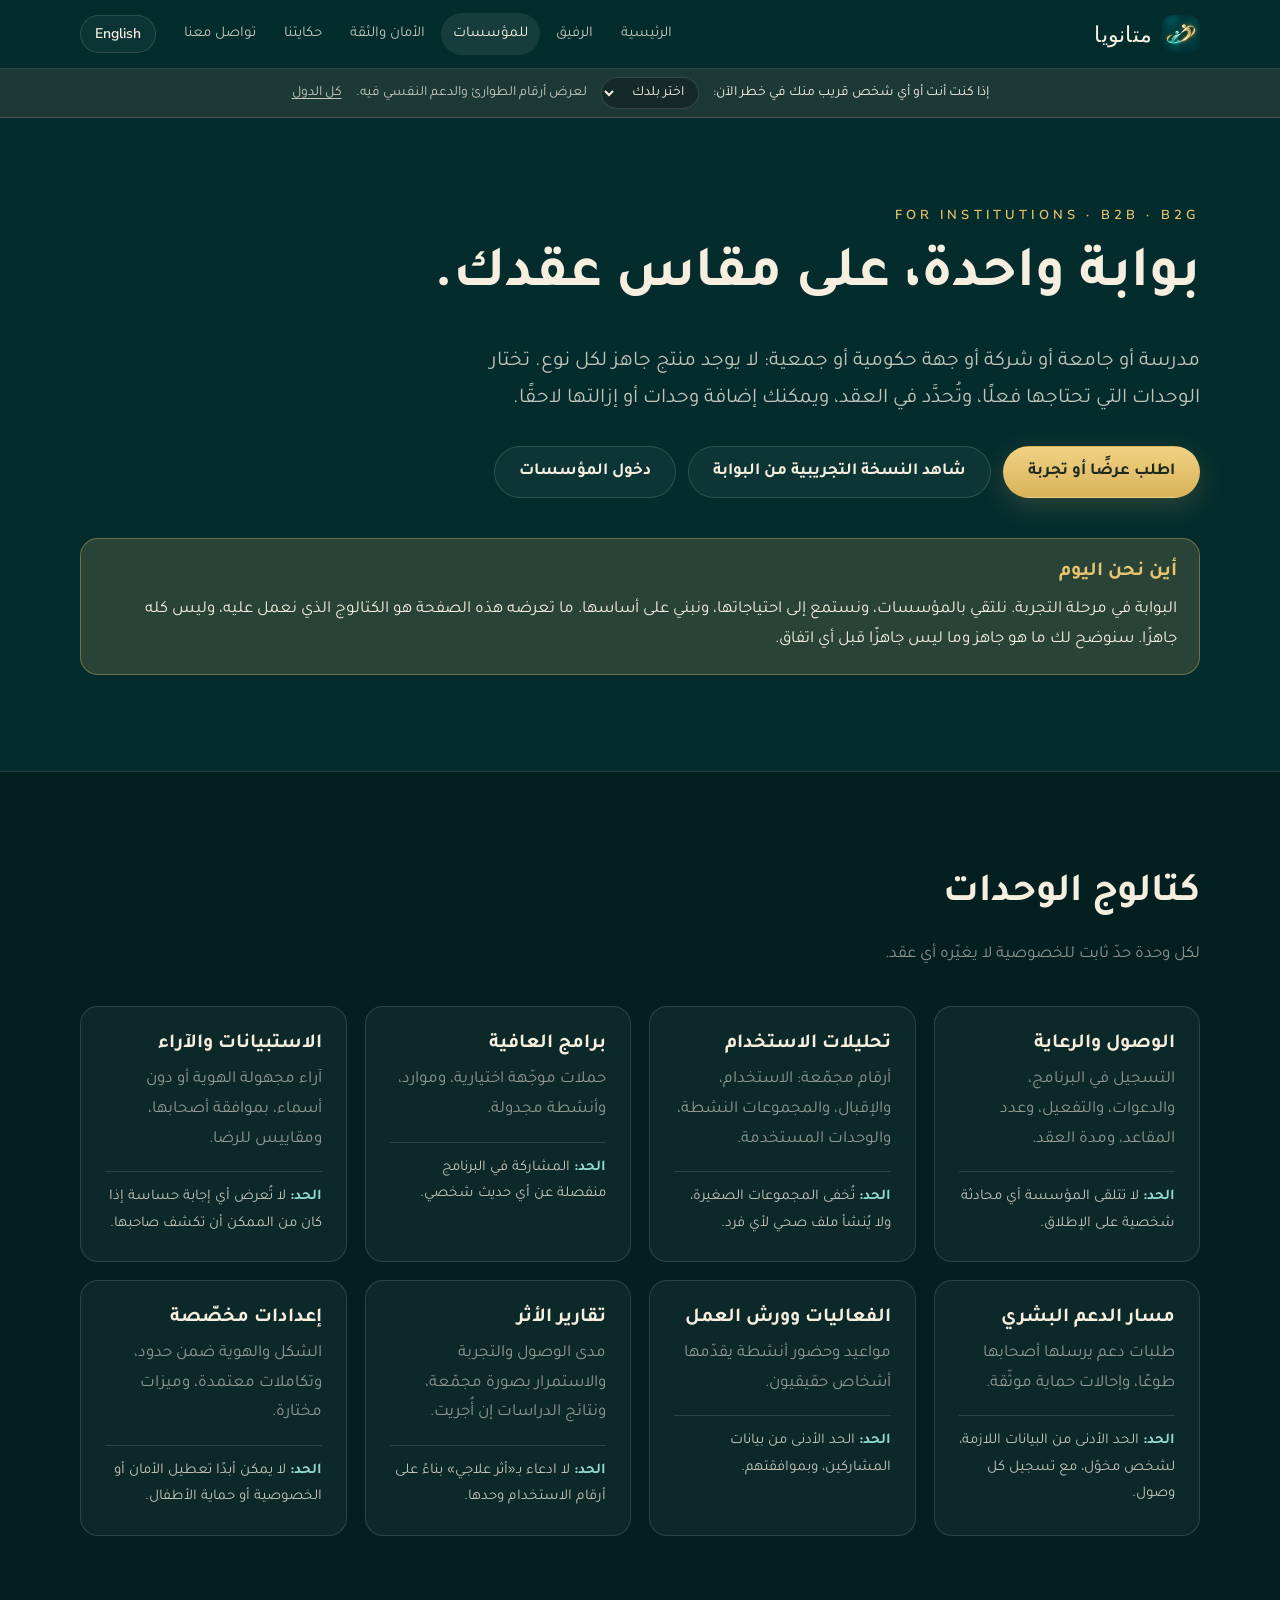
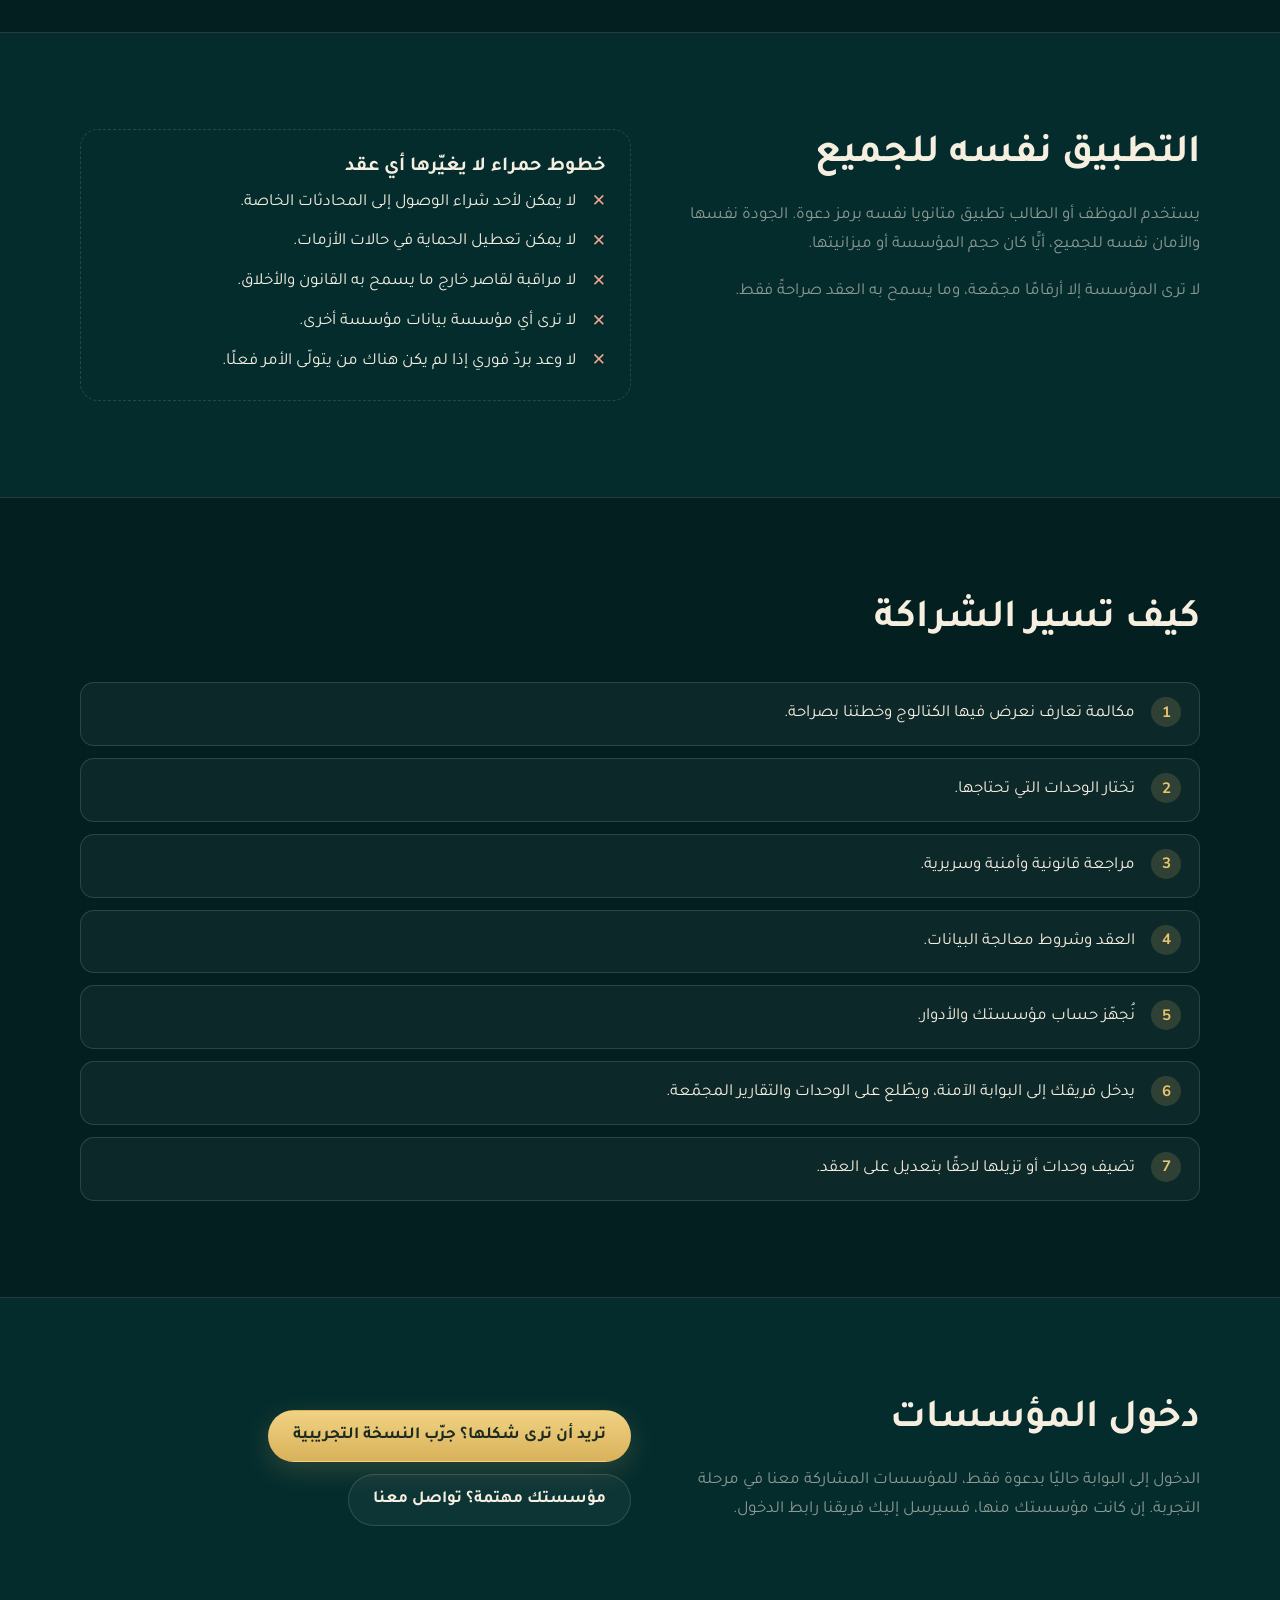
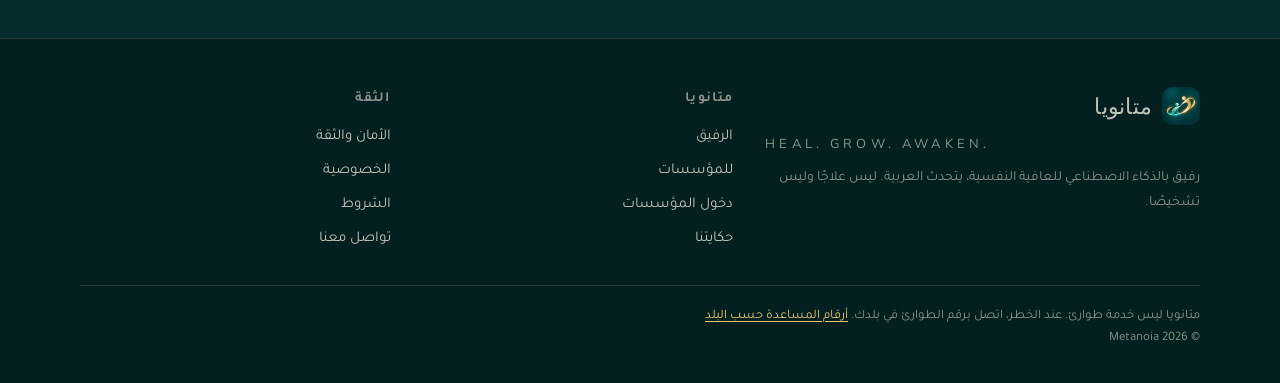
<file: institutions.html>
<!doctype html>
<html lang="ar" dir="rtl">
<head>
<meta charset="utf-8">
<meta name="viewport" content="width=device-width,initial-scale=1">
<title>للمؤسسات · متانويا</title>
<meta name="title-ar" content="للمؤسسات · متانويا">
<meta name="title-en" content="For Institutions · Metanoia">
<meta name="description" content="متانويا للمؤسسات: بوابة واحدة لأي مؤسسة، تختار وحداتها بحسب العقد. لا تطّلع أي مؤسسة على المحادثات الشخصية، ولا يمكن تعطيل الأمان.">
<link rel="canonical" href="https://withmetanoia.app/institutions.html">
<meta property="og:type" content="website">
<meta property="og:site_name" content="متانويا Metanoia">
<meta property="og:title" content="للمؤسسات · متانويا">
<meta property="og:description" content="متانويا للمؤسسات: بوابة واحدة لأي مؤسسة، تختار وحداتها بحسب العقد. لا تطّلع أي مؤسسة على المحادثات الشخصية، ولا يمكن تعطيل الأمان.">
<meta property="og:url" content="https://withmetanoia.app/institutions.html">
<meta property="og:image" content="https://withmetanoia.app/assets/img/og-image.jpg">
<meta property="og:locale" content="ar_AR">
<meta property="og:locale:alternate" content="en_US">
<meta name="twitter:card" content="summary_large_image">
<meta name="theme-color" content="#042c2d">
<link rel="manifest" href="site.webmanifest">
<link rel="icon" href="assets/img/favicon.png">
<link rel="apple-touch-icon" href="assets/img/apple-touch-icon-180.png">
<link rel="preconnect" href="https://fonts.googleapis.com"><link rel="preconnect" href="https://fonts.gstatic.com" crossorigin>
<link rel="stylesheet" href="https://fonts.googleapis.com/css2?family=Fraunces:opsz@9..144&family=Nunito+Sans:wght@400;600;700&family=Tajawal:wght@400;500;700&display=swap">
<link rel="stylesheet" href="assets/site.css?v=20261119c">
<script>try{var l=new URLSearchParams(location.search).get('lang')||localStorage.getItem('metanoia-site-lang');if(l==='en'){document.documentElement.lang='en';document.documentElement.dir='ltr'}}catch(e){}</script>
<script src="assets/config.js?v=20261119c" defer></script>
<script src="assets/helplines.js?v=20261119c" defer></script>
<script src="assets/site.js?v=20261119c" defer></script>
</head>
<body data-page="institutions">
<main id="main">

<section class="page-hero">
  <div class="wrap">
    <p class="eyebrow">For Institutions · B2B · B2G</p>
    <h1><span class="ar">بوابة واحدة، على مقاس عقدك.</span><span class="en">One portal, shaped by your contract.</span></h1>
    <p class="lead"><span class="ar">مدرسة أو جامعة أو شركة أو جهة حكومية أو جمعية: لا يوجد منتج جاهز لكل نوع. تختار الوحدات التي تحتاجها فعلًا، وتُحدَّد في العقد، ويمكنك إضافة وحدات أو إزالتها لاحقًا.</span><span class="en">School, university, company, government body or NGO: there is no fixed product per sector. You choose the modules you actually need, they are set in the contract, and you can add or remove them later.</span></p>
    <div class="actions">
      <a class="btn btn-gold" href="contact.html"><span class="ar">اطلب عرضًا أو تجربة</span><span class="en">Request a demo or pilot</span></a>
      <a class="btn btn-ghost" href="portal/"><span class="ar">شاهد النسخة التجريبية من البوابة</span><span class="en">See the portal demo</span></a>
      <a class="btn btn-ghost" href="#login"><span class="ar">دخول المؤسسات</span><span class="en">Institution login</span></a>
    </div>
  </div>
</section>

<section style="padding-top:0">
  <div class="wrap">
    <div class="notice">
      <h3><span class="ar">أين نحن اليوم</span><span class="en">Where we are today</span></h3>
      <p style="margin:0"><span class="ar">البوابة في مرحلة التجربة. نلتقي بالمؤسسات، ونستمع إلى احتياجاتها، ونبني على أساسها. ما تعرضه هذه الصفحة هو الكتالوج الذي نعمل عليه، وليس كله جاهزًا. سنوضح لك ما هو جاهز وما ليس جاهزًا قبل أي اتفاق.</span><span class="en">The portal is in its pilot stage. We are meeting institutions, listening to what they need and building from that. This page shows the catalogue we are working towards, not all of it is ready. We will tell you clearly what is ready and what is not before any agreement.</span></p>
    </div>
  </div>
</section>

<section class="band">
  <div class="wrap">
    <div class="section-head">
      <h2><span class="ar">كتالوج الوحدات</span><span class="en">Module catalogue</span></h2>
      <p class="muted"><span class="ar">لكل وحدة حدّ ثابت للخصوصية لا يغيّره أي عقد.</span><span class="en">Every module has a fixed privacy boundary that no contract changes.</span></p>
    </div>
    <div class="grid g4">
      <div class="card">
        <h3><span class="ar">الوصول والرعاية</span><span class="en">Access &amp; Sponsorship</span></h3>
        <p class="muted"><span class="ar">التسجيل في البرنامج، والدعوات، والتفعيل، وعدد المقاعد، ومدة العقد.</span><span class="en">Program enrolment, invitations, activation, seat counts, contract term.</span></p>
        <p class="boundary"><b><span class="ar">الحد:</span><span class="en">Boundary:</span></b> <span class="ar">لا تتلقى المؤسسة أي محادثة شخصية على الإطلاق.</span><span class="en">The institution never receives personal chat transcripts.</span></p>
      </div>
      <div class="card">
        <h3><span class="ar">تحليلات الاستخدام</span><span class="en">Engagement Analytics</span></h3>
        <p class="muted"><span class="ar">أرقام مجمّعة: الاستخدام، والإقبال، والمجموعات النشطة، والوحدات المستخدمة.</span><span class="en">Aggregated usage, adoption, active cohorts, module uptake.</span></p>
        <p class="boundary"><b><span class="ar">الحد:</span><span class="en">Boundary:</span></b> <span class="ar">تُخفى المجموعات الصغيرة، ولا يُنشأ ملف صحي لأي فرد.</span><span class="en">Small groups are suppressed; no health profile of any person.</span></p>
      </div>
      <div class="card">
        <h3><span class="ar">برامج العافية</span><span class="en">Wellbeing Programs</span></h3>
        <p class="muted"><span class="ar">حملات موجّهة اختيارية، وموارد، وأنشطة مجدولة.</span><span class="en">Optional guided campaigns, resources and scheduled activities.</span></p>
        <p class="boundary"><b><span class="ar">الحد:</span><span class="en">Boundary:</span></b> <span class="ar">المشاركة في البرنامج منفصلة عن أي حديث شخصي.</span><span class="en">Program participation is kept apart from private disclosures.</span></p>
      </div>
      <div class="card">
        <h3><span class="ar">الاستبيانات والآراء</span><span class="en">Surveys &amp; Feedback</span></h3>
        <p class="muted"><span class="ar">آراء مجهولة الهوية أو دون أسماء، بموافقة أصحابها، ومقاييس للرضا.</span><span class="en">Consented anonymous or pseudonymous feedback and satisfaction measures.</span></p>
        <p class="boundary"><b><span class="ar">الحد:</span><span class="en">Boundary:</span></b> <span class="ar">لا تُعرض أي إجابة حساسة إذا كان من الممكن أن تكشف صاحبها.</span><span class="en">No sensitive answer is shown if it could identify someone.</span></p>
      </div>
      <div class="card">
        <h3><span class="ar">مسار الدعم البشري</span><span class="en">Human Support Workflow</span></h3>
        <p class="muted"><span class="ar">طلبات دعم يرسلها أصحابها طوعًا، وإحالات حماية موثّقة.</span><span class="en">Voluntary support requests and verified safeguarding referrals.</span></p>
        <p class="boundary"><b><span class="ar">الحد:</span><span class="en">Boundary:</span></b> <span class="ar">الحد الأدنى من البيانات اللازمة، لشخص مخوّل، مع تسجيل كل وصول.</span><span class="en">Only the data needed, one authorised person, every access logged.</span></p>
      </div>
      <div class="card">
        <h3><span class="ar">الفعاليات وورش العمل</span><span class="en">Events &amp; Workshops</span></h3>
        <p class="muted"><span class="ar">مواعيد وحضور أنشطة يقدّمها أشخاص حقيقيون.</span><span class="en">Scheduling and attendance for activities led by real people.</span></p>
        <p class="boundary"><b><span class="ar">الحد:</span><span class="en">Boundary:</span></b> <span class="ar">الحد الأدنى من بيانات المشاركين، وبموافقتهم.</span><span class="en">Minimal participant data, shared with consent.</span></p>
      </div>
      <div class="card">
        <h3><span class="ar">تقارير الأثر</span><span class="en">Impact Reporting</span></h3>
        <p class="muted"><span class="ar">مدى الوصول والتجربة والاستمرار بصورة مجمّعة، ونتائج الدراسات إن أُجريت.</span><span class="en">Aggregate reach, experience, retention, and study results where a study was done.</span></p>
        <p class="boundary"><b><span class="ar">الحد:</span><span class="en">Boundary:</span></b> <span class="ar">لا ادعاء بـ«أثر علاجي» بناءً على أرقام الاستخدام وحدها.</span><span class="en">No "clinical impact" claim from usage numbers alone.</span></p>
      </div>
      <div class="card">
        <h3><span class="ar">إعدادات مخصّصة</span><span class="en">Custom Configurations</span></h3>
        <p class="muted"><span class="ar">الشكل والهوية ضمن حدود، وتكاملات معتمدة، وميزات مختارة.</span><span class="en">Layout and branding within limits, approved integrations, chosen features.</span></p>
        <p class="boundary"><b><span class="ar">الحد:</span><span class="en">Boundary:</span></b> <span class="ar">لا يمكن أبدًا تعطيل الأمان أو الخصوصية أو حماية الأطفال.</span><span class="en">Never disables core safety, privacy or child protection.</span></p>
      </div>
    </div>
  </div>
</section>

<section>
  <div class="wrap grid g2" style="align-items:start">
    <div>
      <h2><span class="ar">التطبيق نفسه للجميع</span><span class="en">The same app, for everyone</span></h2>
      <p class="muted"><span class="ar">يستخدم الموظف أو الطالب تطبيق متانويا نفسه برمز دعوة. الجودة نفسها والأمان نفسه للجميع، أيًّا كان حجم المؤسسة أو ميزانيتها.</span><span class="en">An employee or student uses the same Metanoia app with an invitation code. The same quality and safety for everyone, whatever the institution's size or budget.</span></p>
      <p class="muted"><span class="ar">لا ترى المؤسسة إلا أرقامًا مجمّعة، وما يسمح به العقد صراحةً فقط.</span><span class="en">The institution sees aggregate numbers only, and only what the contract expressly allows.</span></p>
    </div>
    <div class="card is-not">
      <h3><span class="ar">خطوط حمراء لا يغيّرها أي عقد</span><span class="en">Red lines no contract changes</span></h3>
      <ul class="crosses">
        <li><span class="ar">لا يمكن لأحد شراء الوصول إلى المحادثات الخاصة.</span><span class="en">No one can buy access to private conversations.</span></li>
        <li><span class="ar">لا يمكن تعطيل الحماية في حالات الأزمات.</span><span class="en">Crisis safeguards cannot be switched off.</span></li>
        <li><span class="ar">لا مراقبة لقاصر خارج ما يسمح به القانون والأخلاق.</span><span class="en">No monitoring of a minor beyond what law and ethics allow.</span></li>
        <li><span class="ar">لا ترى أي مؤسسة بيانات مؤسسة أخرى.</span><span class="en">One institution never sees another's data.</span></li>
        <li><span class="ar">لا وعد بردّ فوري إذا لم يكن هناك من يتولّى الأمر فعلًا.</span><span class="en">No promise of a live response when no one is staffing it.</span></li>
      </ul>
    </div>
  </div>
</section>

<section class="band">
  <div class="wrap">
    <div class="section-head"><h2><span class="ar">كيف تسير الشراكة</span><span class="en">How a partnership works</span></h2></div>
    <ol class="steps">
      <li><span class="ar">مكالمة تعارف نعرض فيها الكتالوج وخطتنا بصراحة.</span><span class="en">A discovery call where we show the catalogue and our roadmap honestly.</span></li>
      <li><span class="ar">تختار الوحدات التي تحتاجها.</span><span class="en">You choose the modules you need.</span></li>
      <li><span class="ar">مراجعة قانونية وأمنية وسريرية.</span><span class="en">Legal, security and clinical review.</span></li>
      <li><span class="ar">العقد وشروط معالجة البيانات.</span><span class="en">Contract and data-processing terms.</span></li>
      <li><span class="ar">نُجهّز حساب مؤسستك والأدوار.</span><span class="en">We set up your institution's space and roles.</span></li>
      <li><span class="ar">يدخل فريقك إلى البوابة الآمنة، ويطّلع على الوحدات والتقارير المجمّعة.</span><span class="en">Your team signs in to the secure portal and sees its modules and aggregate reports.</span></li>
      <li><span class="ar">تضيف وحدات أو تزيلها لاحقًا بتعديل على العقد.</span><span class="en">Add or remove modules later through a change order.</span></li>
    </ol>
  </div>
</section>

<section id="login">
  <div class="wrap grid g2" style="align-items:center">
    <div>
      <h2><span class="ar">دخول المؤسسات</span><span class="en">Institution login</span></h2>
      <div data-when="portalUrl" data-unless>
        <p class="muted"><span class="ar">الدخول إلى البوابة حاليًا بدعوة فقط، للمؤسسات المشاركة معنا في مرحلة التجربة. إن كانت مؤسستك منها، فسيرسل إليك فريقنا رابط الدخول.</span><span class="en">Portal access is by invitation only for now, for institutions in a pilot with us. If yours is one of them, our team will send you the sign-in link.</span></p>
      </div>
      <div data-when="portalUrl" hidden>
        <p class="muted"><span class="ar">للمديرين والموظفين المعتمدين في المؤسسات الشريكة.</span><span class="en">For verified managers and approved staff of partner institutions.</span></p>
        <a class="btn btn-gold" data-href="portalUrl" href="#" rel="noopener"><span class="ar">ادخل إلى البوابة</span><span class="en">Go to the portal</span></a>
      </div>
    </div>
    <div class="actions" style="justify-content:flex-start">
      <a class="btn btn-gold" href="portal/"><span class="ar">تريد أن ترى شكلها؟ جرّب النسخة التجريبية</span><span class="en">Want to see it? Try the demo</span></a>
      <a class="btn btn-ghost" href="contact.html"><span class="ar">مؤسستك مهتمة؟ تواصل معنا</span><span class="en">Interested? Talk to us</span></a>
    </div>
  </div>
</section>

</main>
</body>
</html>
</file>
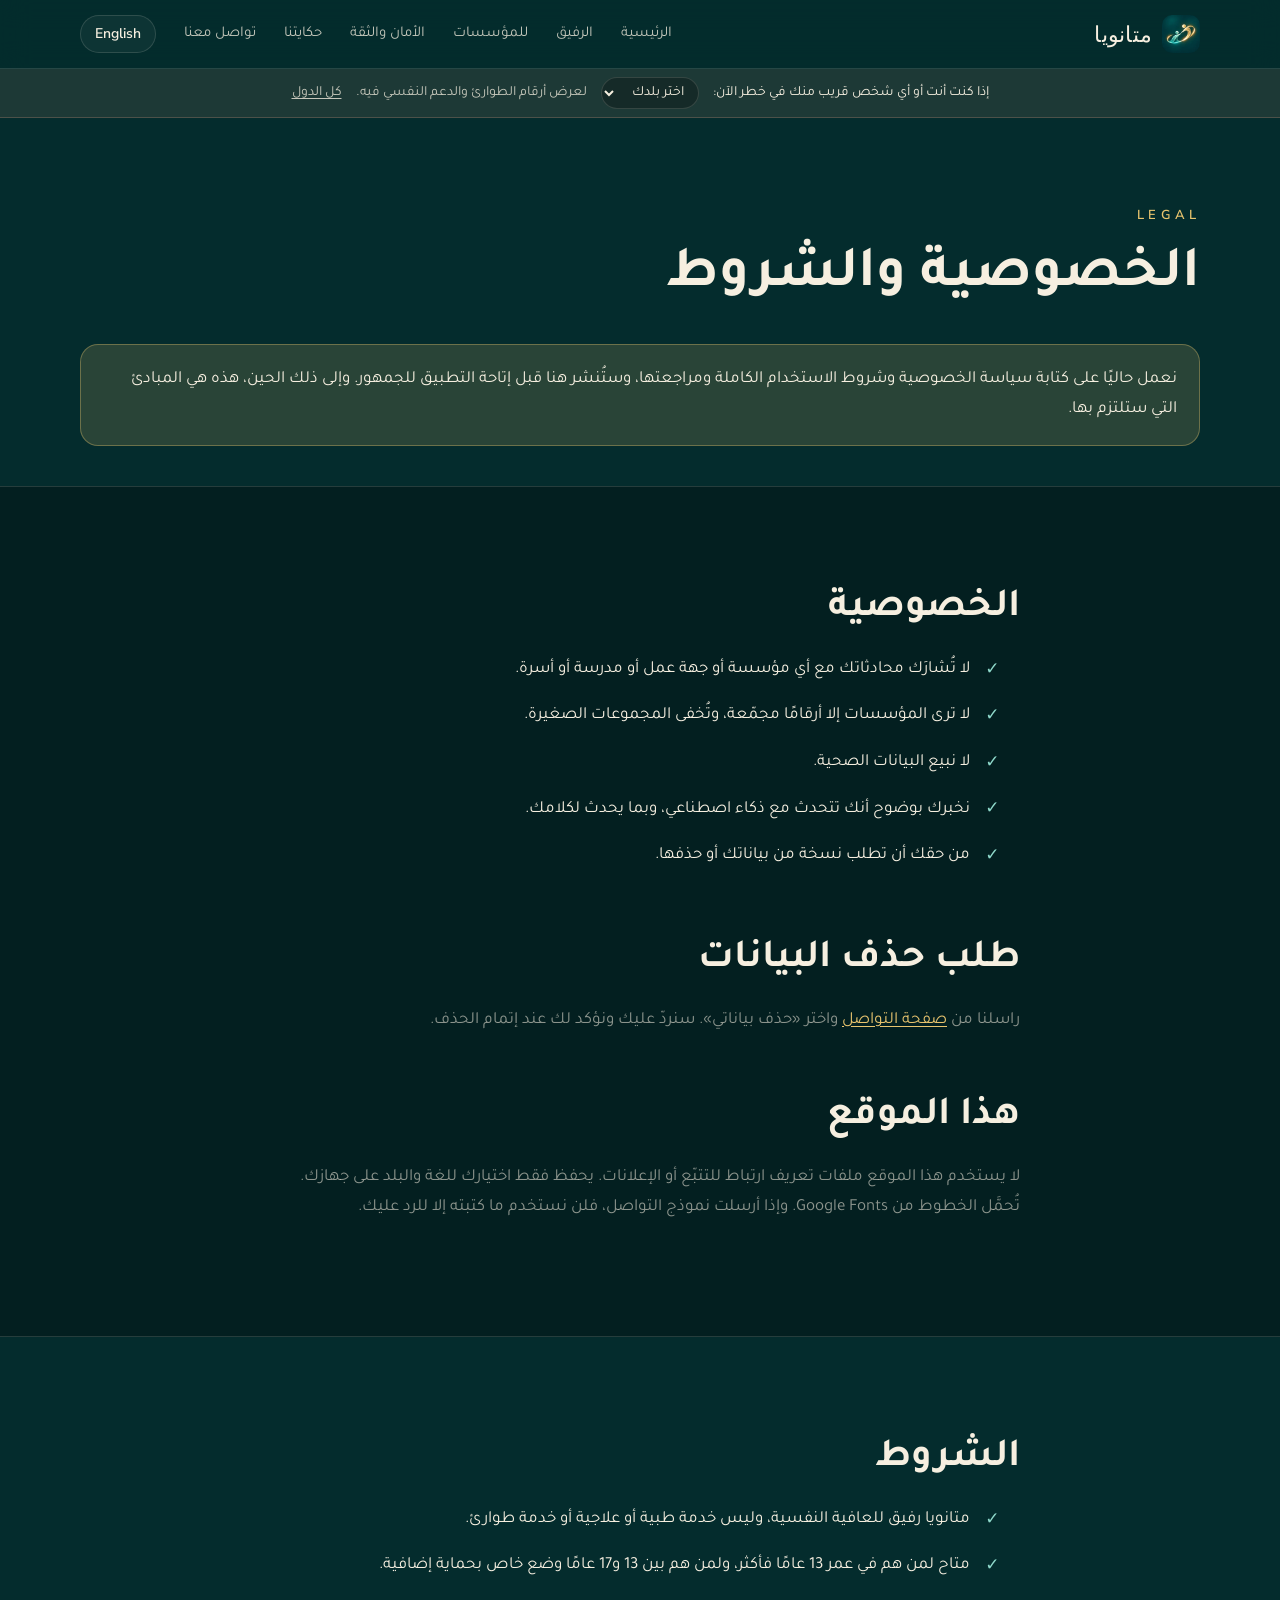
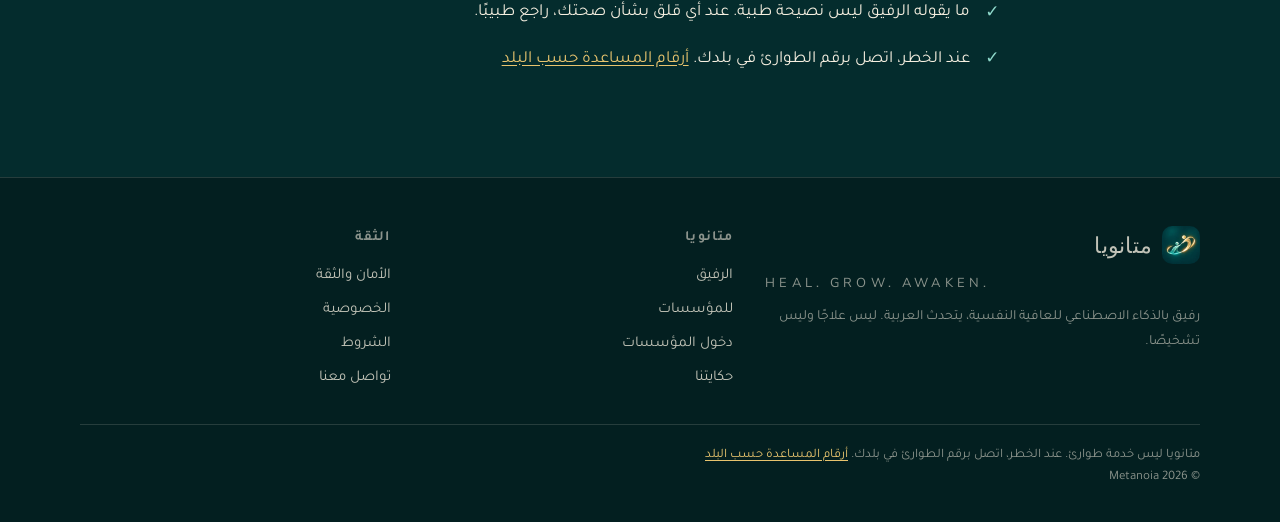
<file: legal.html>
<!doctype html>
<html lang="ar" dir="rtl">
<head>
<meta charset="utf-8">
<meta name="viewport" content="width=device-width,initial-scale=1">
<title>الخصوصية والشروط · متانويا</title>
<meta name="title-ar" content="الخصوصية والشروط · متانويا">
<meta name="title-en" content="Privacy &amp; Terms · Metanoia">
<meta name="description" content="مبادئ الخصوصية والشروط في متانويا، وطريقة طلب حذف البيانات.">
<link rel="canonical" href="https://withmetanoia.app/legal.html">
<meta property="og:type" content="website">
<meta property="og:site_name" content="متانويا Metanoia">
<meta property="og:title" content="الخصوصية والشروط · متانويا">
<meta property="og:description" content="مبادئ الخصوصية والشروط في متانويا، وطريقة طلب حذف البيانات.">
<meta property="og:url" content="https://withmetanoia.app/legal.html">
<meta property="og:image" content="https://withmetanoia.app/assets/img/og-image.jpg">
<meta property="og:locale" content="ar_AR">
<meta property="og:locale:alternate" content="en_US">
<meta name="twitter:card" content="summary_large_image">
<meta name="theme-color" content="#042c2d">
<link rel="manifest" href="site.webmanifest">
<link rel="icon" href="assets/img/favicon.png">
<link rel="apple-touch-icon" href="assets/img/apple-touch-icon-180.png">
<link rel="preconnect" href="https://fonts.googleapis.com"><link rel="preconnect" href="https://fonts.gstatic.com" crossorigin>
<link rel="stylesheet" href="https://fonts.googleapis.com/css2?family=Fraunces:opsz@9..144&family=Nunito+Sans:wght@400;600;700&family=Tajawal:wght@400;500;700&display=swap">
<link rel="stylesheet" href="assets/site.css?v=20261119c">
<script>try{var l=new URLSearchParams(location.search).get('lang')||localStorage.getItem('metanoia-site-lang');if(l==='en'){document.documentElement.lang='en';document.documentElement.dir='ltr'}}catch(e){}</script>
<script src="assets/config.js?v=20261119c" defer></script>
<script src="assets/helplines.js?v=20261119c" defer></script>
<script src="assets/site.js?v=20261119c" defer></script>
</head>
<body data-page="legal">
<main id="main">

<section class="page-hero">
  <div class="wrap">
    <p class="eyebrow">Legal</p>
    <h1><span class="ar">الخصوصية والشروط</span><span class="en">Privacy &amp; Terms</span></h1>
    <div class="notice" style="margin-top:20px">
      <p style="margin:0"><span class="ar">نعمل حاليًا على كتابة سياسة الخصوصية وشروط الاستخدام الكاملة ومراجعتها، وستُنشر هنا قبل إتاحة التطبيق للجمهور. وإلى ذلك الحين، هذه هي المبادئ التي ستلتزم بها.</span><span class="en">The full privacy policy and terms of use are being written and reviewed now, and will be published here before the app opens to the public. Until then, these are the principles they will follow.</span></p>
    </div>
  </div>
</section>

<section class="band" id="privacy">
  <div class="wrap prose">
    <h2 style="margin-top:0"><span class="ar">الخصوصية</span><span class="en">Privacy</span></h2>
    <ul class="ticks">
      <li><span class="ar">لا تُشارَك محادثاتك مع أي مؤسسة أو جهة عمل أو مدرسة أو أسرة.</span><span class="en">Your conversations are not shared with any institution, employer, school or parent.</span></li>
      <li><span class="ar">لا ترى المؤسسات إلا أرقامًا مجمّعة، وتُخفى المجموعات الصغيرة.</span><span class="en">Institutions see aggregate numbers only, and small groups are suppressed.</span></li>
      <li><span class="ar">لا نبيع البيانات الصحية.</span><span class="en">We do not sell health data.</span></li>
      <li><span class="ar">نخبرك بوضوح أنك تتحدث مع ذكاء اصطناعي، وبما يحدث لكلامك.</span><span class="en">We tell you clearly that you are talking to AI, and what happens to what you say.</span></li>
      <li><span class="ar">من حقك أن تطلب نسخة من بياناتك أو حذفها.</span><span class="en">You can ask for a copy of your data or for it to be deleted.</span></li>
    </ul>

    <h2 id="delete"><span class="ar">طلب حذف البيانات</span><span class="en">Asking for deletion</span></h2>
    <p class="muted"><span class="ar">راسلنا من <a href="contact.html?topic=delete">صفحة التواصل</a> واختر «حذف بياناتي». سنردّ عليك ونؤكد لك عند إتمام الحذف.</span><span class="en">Write to us from the <a href="contact.html?topic=delete">contact page</a> and choose "Delete my data". We will reply and confirm when it is done.</span></p>

    <h2 id="cookies"><span class="ar">هذا الموقع</span><span class="en">This website</span></h2>
    <p class="muted"><span class="ar">لا يستخدم هذا الموقع ملفات تعريف ارتباط للتتبّع أو الإعلانات. يحفظ فقط اختيارك للغة والبلد على جهازك. تُحمَّل الخطوط من Google Fonts. وإذا أرسلت نموذج التواصل، فلن نستخدم ما كتبته إلا للرد عليك.</span><span class="en">This site uses no tracking or advertising cookies. It only remembers your language and country choice on your device. Fonts load from Google Fonts. If you send the contact form, we use what you wrote only to reply to you.</span></p>
  </div>
</section>

<section id="terms">
  <div class="wrap prose">
    <h2 style="margin-top:0"><span class="ar">الشروط</span><span class="en">Terms</span></h2>
    <ul class="ticks">
      <li><span class="ar">متانويا رفيق للعافية النفسية، وليس خدمة طبية أو علاجية أو خدمة طوارئ.</span><span class="en">Metanoia is a wellbeing companion, not a medical, therapy or emergency service.</span></li>
      <li><span class="ar">متاح لمن هم في عمر 13 عامًا فأكثر، ولمن هم بين 13 و17 عامًا وضع خاص بحماية إضافية.</span><span class="en">For people 13 and over; those aged 13 to 17 get their own mode with extra protection.</span></li>
      <li><span class="ar">ما يقوله الرفيق ليس نصيحة طبية. عند أي قلق بشأن صحتك، راجع طبيبًا.</span><span class="en">What the companion says is not medical advice. For any health concern, see a doctor.</span></li>
      <li><span class="ar">عند الخطر، اتصل برقم الطوارئ في بلدك. <a href="safety.html#help">أرقام المساعدة حسب البلد</a></span><span class="en">In danger, call your country's emergency number. <a href="safety.html#help">Help lines by country</a></span></li>
    </ul>
  </div>
</section>

</main>
</body>
</html>
</file>
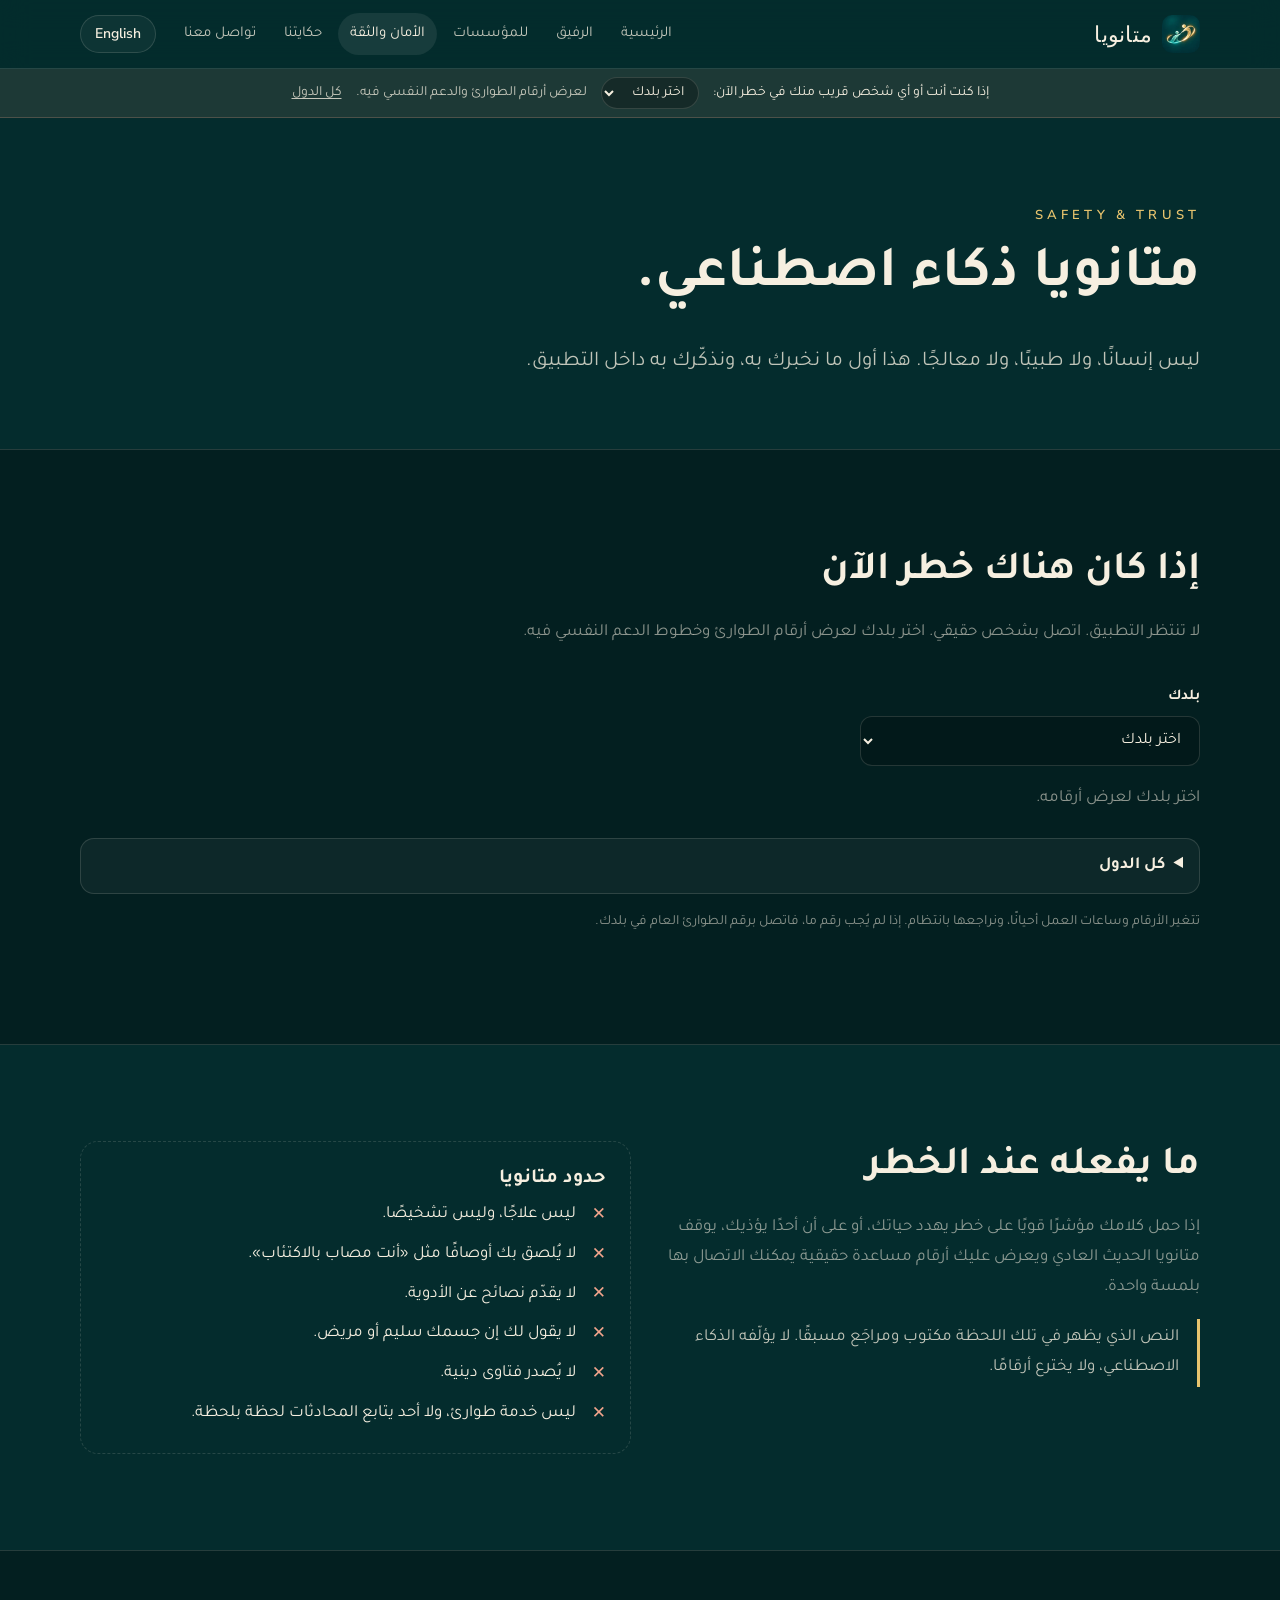
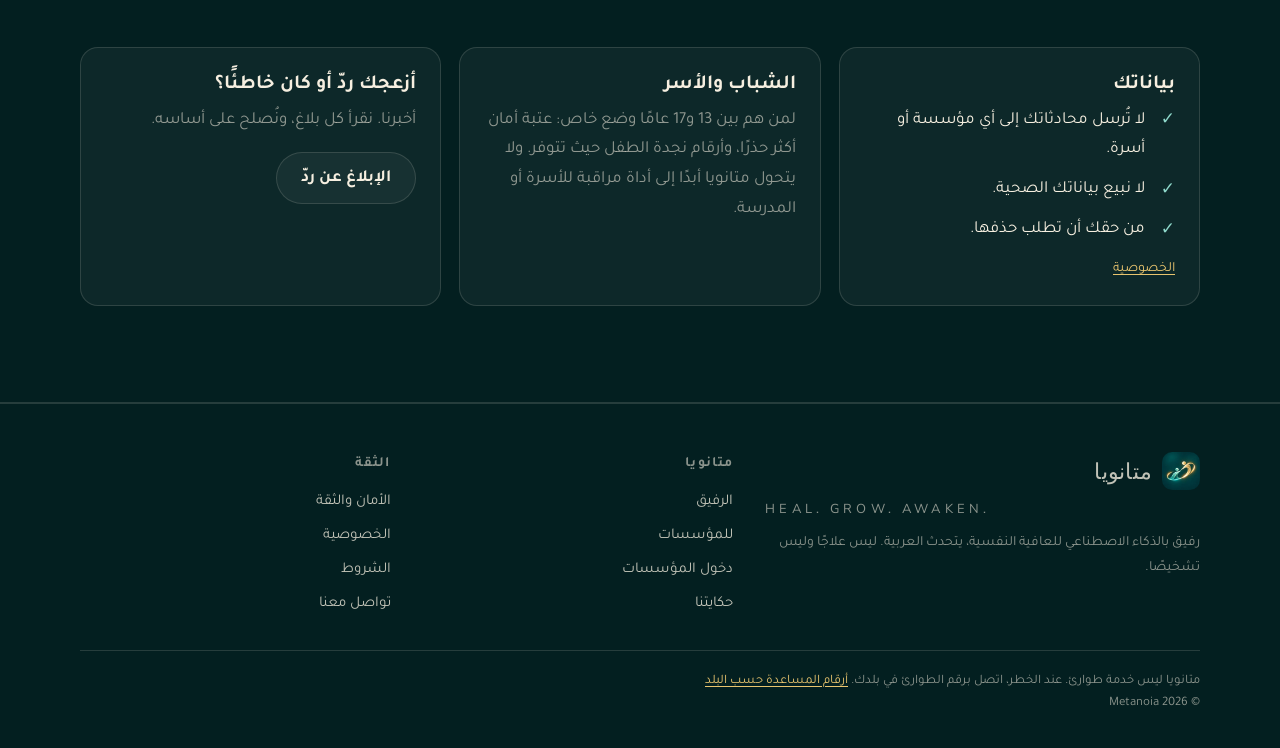
<file: safety.html>
<!doctype html>
<html lang="ar" dir="rtl">
<head>
<meta charset="utf-8">
<meta name="viewport" content="width=device-width,initial-scale=1">
<title>الأمان والثقة · متانويا</title>
<meta name="title-ar" content="الأمان والثقة · متانويا">
<meta name="title-en" content="Safety &amp; Trust · Metanoia">
<meta name="description" content="الأمان في متانويا: حدوده، وما يفعله عند الخطر، وأرقام الطوارئ وخطوط الدعم النفسي في كل دولة عربية.">
<link rel="canonical" href="https://withmetanoia.app/safety.html">
<meta property="og:type" content="website">
<meta property="og:site_name" content="متانويا Metanoia">
<meta property="og:title" content="الأمان والثقة · متانويا">
<meta property="og:description" content="الأمان في متانويا: حدوده، وما يفعله عند الخطر، وأرقام الطوارئ وخطوط الدعم النفسي في كل دولة عربية.">
<meta property="og:url" content="https://withmetanoia.app/safety.html">
<meta property="og:image" content="https://withmetanoia.app/assets/img/og-image.jpg">
<meta property="og:locale" content="ar_AR">
<meta property="og:locale:alternate" content="en_US">
<meta name="twitter:card" content="summary_large_image">
<meta name="theme-color" content="#042c2d">
<link rel="manifest" href="site.webmanifest">
<link rel="icon" href="assets/img/favicon.png">
<link rel="apple-touch-icon" href="assets/img/apple-touch-icon-180.png">
<link rel="preconnect" href="https://fonts.googleapis.com"><link rel="preconnect" href="https://fonts.gstatic.com" crossorigin>
<link rel="stylesheet" href="https://fonts.googleapis.com/css2?family=Fraunces:opsz@9..144&family=Nunito+Sans:wght@400;600;700&family=Tajawal:wght@400;500;700&display=swap">
<link rel="stylesheet" href="assets/site.css?v=20261119c">
<script>try{var l=new URLSearchParams(location.search).get('lang')||localStorage.getItem('metanoia-site-lang');if(l==='en'){document.documentElement.lang='en';document.documentElement.dir='ltr'}}catch(e){}</script>
<script src="assets/config.js?v=20261119c" defer></script>
<script src="assets/helplines.js?v=20261119c" defer></script>
<script src="assets/site.js?v=20261119c" defer></script>
</head>
<body data-page="safety">
<main id="main">

<section class="page-hero">
  <div class="wrap">
    <p class="eyebrow">Safety &amp; Trust</p>
    <h1><span class="ar">متانويا ذكاء اصطناعي.</span><span class="en">Metanoia is AI.</span></h1>
    <p class="lead"><span class="ar">ليس إنسانًا، ولا طبيبًا، ولا معالجًا. هذا أول ما نخبرك به، ونذكّرك به داخل التطبيق.</span><span class="en">Not a person, not a doctor, not a therapist. It is the first thing we tell you, and we remind you inside the app.</span></p>
  </div>
</section>

<section class="band" id="help">
  <div class="wrap">
    <div class="section-head">
      <h2><span class="ar">إذا كان هناك خطر الآن</span><span class="en">If there is danger now</span></h2>
      <p class="muted"><span class="ar">لا تنتظر التطبيق. اتصل بشخص حقيقي. اختر بلدك لعرض أرقام الطوارئ وخطوط الدعم النفسي فيه.</span><span class="en">Do not wait for the app. Call a real person. Choose your country to see its emergency numbers and mental-health support lines.</span></p>
    </div>
    <div data-helplines></div>
    <p class="small muted" style="margin-top:16px"><span class="ar">تتغير الأرقام وساعات العمل أحيانًا، ونراجعها بانتظام. إذا لم يُجب رقم ما، فاتصل برقم الطوارئ العام في بلدك.</span><span class="en">Numbers and hours sometimes change, and we review them regularly. If a number does not answer, call your country's general emergency number.</span></p>
  </div>
</section>

<section>
  <div class="wrap grid g2" style="align-items:start">
    <div>
      <h2><span class="ar">ما يفعله عند الخطر</span><span class="en">What it does in danger</span></h2>
      <p class="muted"><span class="ar">إذا حمل كلامك مؤشرًا قويًا على خطر يهدد حياتك، أو على أن أحدًا يؤذيك، يوقف متانويا الحديث العادي ويعرض عليك أرقام مساعدة حقيقية يمكنك الاتصال بها بلمسة واحدة.</span><span class="en">If what you say carries a strong sign of danger to your life, or of someone hurting you, Metanoia stops ordinary talk and shows you real help lines you can call with one tap.</span></p>
      <p class="callout"><span class="ar">النص الذي يظهر في تلك اللحظة مكتوب ومراجَع مسبقًا. لا يؤلّفه الذكاء الاصطناعي، ولا يخترع أرقامًا.</span><span class="en">The words shown then are written and reviewed in advance. The AI does not compose them and never invents numbers.</span></p>
    </div>
    <div class="card is-not">
      <h3><span class="ar">حدود متانويا</span><span class="en">Metanoia's limits</span></h3>
      <ul class="crosses">
        <li><span class="ar">ليس علاجًا، وليس تشخيصًا.</span><span class="en">Not therapy, not diagnosis.</span></li>
        <li><span class="ar">لا يُلصق بك أوصافًا مثل «أنت مصاب بالاكتئاب».</span><span class="en">Never labels you, as in "you have depression".</span></li>
        <li><span class="ar">لا يقدّم نصائح عن الأدوية.</span><span class="en">No medication advice.</span></li>
        <li><span class="ar">لا يقول لك إن جسمك سليم أو مريض.</span><span class="en">Never says your body is fine or unwell.</span></li>
        <li><span class="ar">لا يُصدر فتاوى دينية.</span><span class="en">No religious rulings.</span></li>
        <li><span class="ar">ليس خدمة طوارئ، ولا أحد يتابع المحادثات لحظة بلحظة.</span><span class="en">Not an emergency service; no one watches conversations live.</span></li>
      </ul>
    </div>
  </div>
</section>

<section class="band">
  <div class="wrap grid g3">
    <div class="card">
      <h3><span class="ar">بياناتك</span><span class="en">Your data</span></h3>
      <ul class="ticks">
        <li><span class="ar">لا تُرسل محادثاتك إلى أي مؤسسة أو أسرة.</span><span class="en">Your conversations go to no institution or parent.</span></li>
        <li><span class="ar">لا نبيع بياناتك الصحية.</span><span class="en">We do not sell health data.</span></li>
        <li><span class="ar">من حقك أن تطلب حذفها.</span><span class="en">You can ask for it to be deleted.</span></li>
      </ul>
      <p class="small" style="margin-top:12px"><a href="legal.html#privacy"><span class="ar">الخصوصية</span><span class="en">Privacy</span></a></p>
    </div>
    <div class="card">
      <h3><span class="ar">الشباب والأسر</span><span class="en">Teens and parents</span></h3>
      <p class="muted"><span class="ar">لمن هم بين 13 و17 عامًا وضع خاص: عتبة أمان أكثر حذرًا، وأرقام نجدة الطفل حيث تتوفر. ولا يتحول متانويا أبدًا إلى أداة مراقبة للأسرة أو المدرسة.</span><span class="en">Those aged 13 to 17 get their own mode: a more careful safety threshold, and child helplines where they exist. Metanoia never becomes a monitoring tool for family or school.</span></p>
    </div>
    <div class="card">
      <h3><span class="ar">أزعجك ردّ أو كان خاطئًا؟</span><span class="en">A reply upset you or was wrong?</span></h3>
      <p class="muted"><span class="ar">أخبرنا. نقرأ كل بلاغ، ونُصلح على أساسه.</span><span class="en">Tell us. Every report is read, and we fix things from it.</span></p>
      <a class="btn btn-ghost" href="contact.html?topic=report"><span class="ar">الإبلاغ عن ردّ</span><span class="en">Report a reply</span></a>
    </div>
  </div>
</section>

</main>
</body>
</html>
</file>
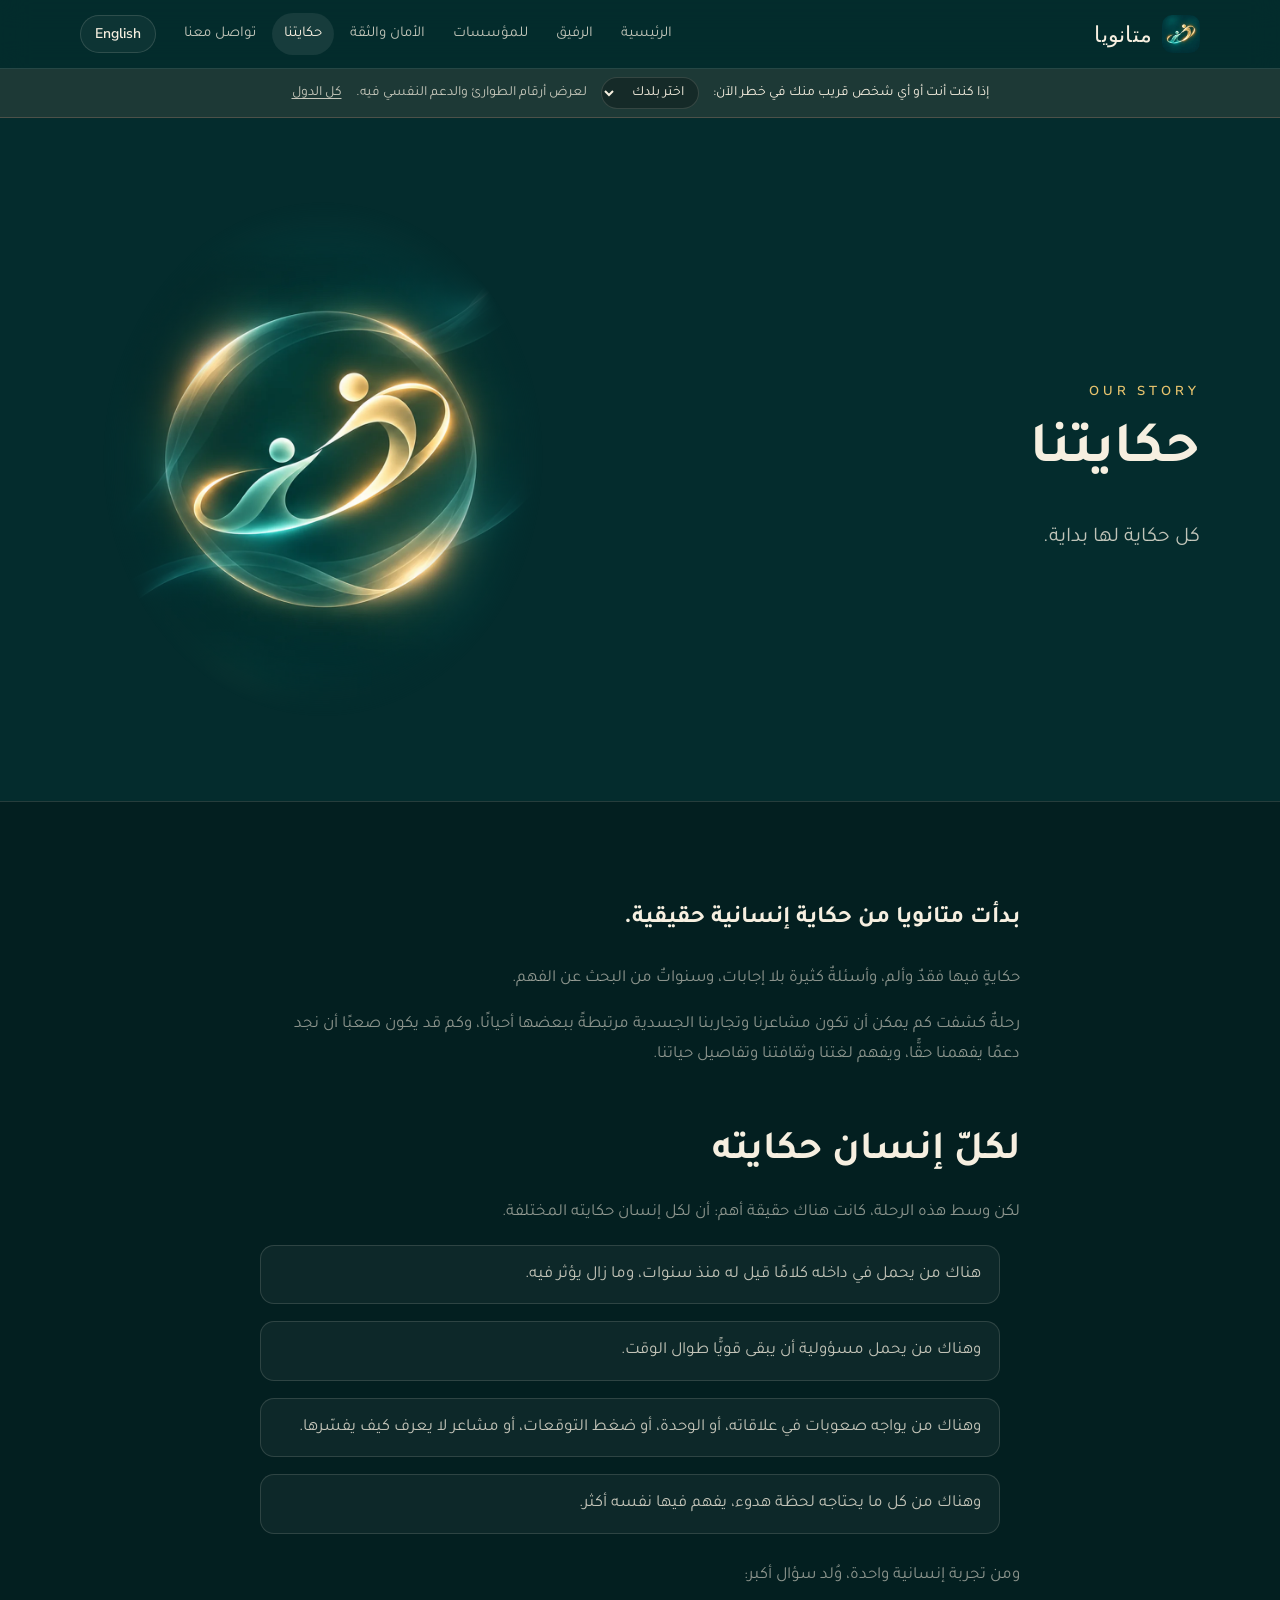
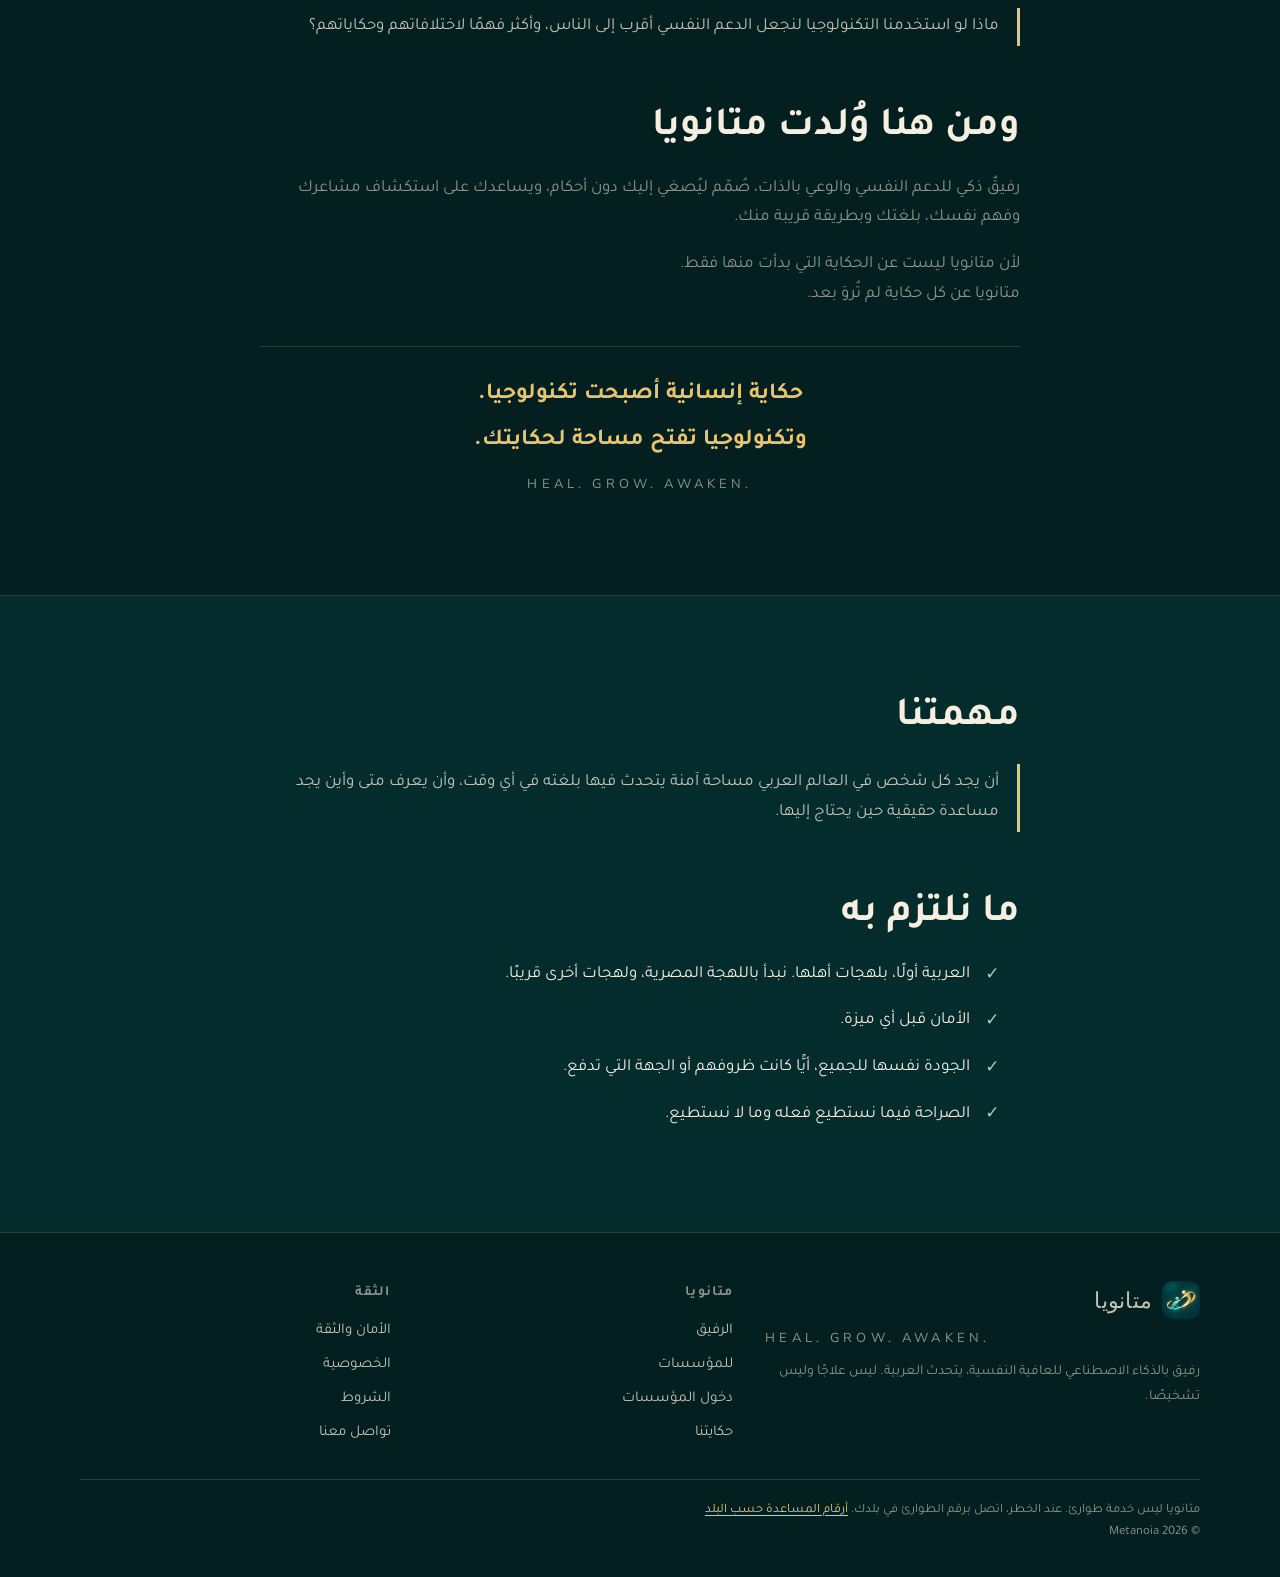
<file: story.html>
<!doctype html>
<html lang="ar" dir="rtl">
<head>
<meta charset="utf-8">
<meta name="viewport" content="width=device-width,initial-scale=1">
<title>حكايتنا · متانويا</title>
<meta name="title-ar" content="حكايتنا · متانويا">
<meta name="title-en" content="Our Story · Metanoia">
<meta name="description" content="حكاية متانويا: من حكاية إنسانية حقيقية إلى رفيق ذكي للدعم النفسي والوعي بالذات، يُصغي إليك بلغتك. حكاية إنسانية أصبحت تكنولوجيا.">
<link rel="canonical" href="https://withmetanoia.app/story.html">
<meta property="og:type" content="website">
<meta property="og:site_name" content="متانويا Metanoia">
<meta property="og:title" content="حكايتنا · متانويا">
<meta property="og:description" content="حكاية متانويا: من حكاية إنسانية حقيقية إلى رفيق ذكي للدعم النفسي والوعي بالذات، يُصغي إليك بلغتك. حكاية إنسانية أصبحت تكنولوجيا.">
<meta property="og:url" content="https://withmetanoia.app/story.html">
<meta property="og:image" content="https://withmetanoia.app/assets/img/og-image.jpg">
<meta property="og:locale" content="ar_AR">
<meta property="og:locale:alternate" content="en_US">
<meta name="twitter:card" content="summary_large_image">
<meta name="theme-color" content="#042c2d">
<link rel="manifest" href="site.webmanifest">
<link rel="icon" href="assets/img/favicon.png">
<link rel="apple-touch-icon" href="assets/img/apple-touch-icon-180.png">
<link rel="preconnect" href="https://fonts.googleapis.com"><link rel="preconnect" href="https://fonts.gstatic.com" crossorigin>
<link rel="stylesheet" href="https://fonts.googleapis.com/css2?family=Fraunces:opsz@9..144&family=Nunito+Sans:wght@400;600;700&family=Tajawal:wght@400;500;700&display=swap">
<link rel="preload" as="image" href="assets/img/welcome-art.webp">
<link rel="stylesheet" href="assets/site.css?v=20261119c">
<script>try{var l=new URLSearchParams(location.search).get('lang')||localStorage.getItem('metanoia-site-lang');if(l==='en'){document.documentElement.lang='en';document.documentElement.dir='ltr'}}catch(e){}</script>
<script src="assets/config.js?v=20261119c" defer></script>
<script src="assets/helplines.js?v=20261119c" defer></script>
<script src="assets/site.js?v=20261119c" defer></script>
</head>
<body data-page="story">
<main id="main">

<section class="page-hero">
  <div class="wrap hero-grid">
    <div>
      <p class="eyebrow">Our Story</p>
      <h1><span class="ar">حكايتنا</span><span class="en">Our Story</span></h1>
      <p class="lead"><span class="ar">كل حكاية لها بداية.</span><span class="en">Every story has a beginning.</span></p>
    </div>
    <div class="hero-art" role="img" aria-label="Metanoia"></div>
  </div>
</section>

<section class="band">
  <div class="wrap prose story">
    <p><span class="ar">بدأت متانويا من حكاية إنسانية حقيقية.</span><span class="en">Metanoia began with a real human story.</span></p>
    <p class="muted"><span class="ar">حكايةٍ فيها فقدٌ وألم، وأسئلةٌ كثيرة بلا إجابات، وسنواتٌ من البحث عن الفهم.</span><span class="en">A story of loss and pain, of many questions without answers, and of years spent searching for understanding.</span></p>
    <p class="muted"><span class="ar">رحلةٌ كشفت كم يمكن أن تكون مشاعرنا وتجاربنا الجسدية مرتبطةً ببعضها أحيانًا، وكم قد يكون صعبًا أن نجد دعمًا يفهمنا حقًّا، ويفهم لغتنا وثقافتنا وتفاصيل حياتنا.</span><span class="en">A journey that showed how closely our emotions and our physical experiences can sometimes be linked, and how hard it can be to find support that truly understands us: our language, our culture and the details of our lives.</span></p>

    <h2><span class="ar">لكلّ إنسان حكايته</span><span class="en">Everyone has their own story</span></h2>
    <p class="muted"><span class="ar">لكن وسط هذه الرحلة، كانت هناك حقيقة أهم: أن لكل إنسان حكايته المختلفة.</span><span class="en">But in the middle of that journey, there was a more important truth: every person has their own story.</span></p>
    <ul class="story-list">
      <li><span class="ar">هناك من يحمل في داخله كلامًا قيل له منذ سنوات، وما زال يؤثر فيه.</span><span class="en">Some carry words that were said to them years ago, and that still weigh on them.</span></li>
      <li><span class="ar">وهناك من يحمل مسؤولية أن يبقى قويًّا طوال الوقت.</span><span class="en">Some carry the duty of staying strong all the time.</span></li>
      <li><span class="ar">وهناك من يواجه صعوبات في علاقاته، أو الوحدة، أو ضغط التوقعات، أو مشاعر لا يعرف كيف يفسّرها.</span><span class="en">Some face difficulties in their relationships, loneliness, the pressure of expectations, or feelings they cannot explain.</span></li>
      <li><span class="ar">وهناك من كل ما يحتاجه لحظة هدوء، يفهم فيها نفسه أكثر.</span><span class="en">And some just need a quiet moment to understand themselves better.</span></li>
    </ul>

    <p class="muted"><span class="ar">ومن تجربة إنسانية واحدة، وُلد سؤال أكبر:</span><span class="en">From one human experience, a bigger question was born:</span></p>
    <p class="callout"><span class="ar">ماذا لو استخدمنا التكنولوجيا لنجعل الدعم النفسي أقرب إلى الناس، وأكثر فهمًا لاختلافاتهم وحكاياتهم؟</span><span class="en">What if we used technology to bring emotional support closer to people, and to understand their differences and their stories better?</span></p>

    <h2><span class="ar">ومن هنا وُلدت متانويا</span><span class="en">That is how Metanoia was born</span></h2>
    <p class="muted"><span class="ar">رفيقٌ ذكي للدعم النفسي والوعي بالذات، صُمّم ليُصغي إليك دون أحكام، ويساعدك على استكشاف مشاعرك وفهم نفسك، بلغتك وبطريقة قريبة منك.</span><span class="en">An AI companion for emotional support and self-awareness, designed to listen to you without judgement and to help you explore your feelings and understand yourself, in your language and in a way that feels close to you.</span></p>
    <p class="muted"><span class="ar">لأن متانويا ليست عن الحكاية التي بدأت منها فقط.</span><span class="en">Because Metanoia is not only about the story it began with.</span><br><span class="ar">متانويا عن كل حكاية لم تُروَ بعد.</span><span class="en">Metanoia is about every story still waiting to be told.</span></p>

    <div class="signature">
      <p><span class="ar">حكاية إنسانية أصبحت تكنولوجيا.</span><span class="en">A human story that became a technology.</span></p>
      <p><span class="ar">وتكنولوجيا تفتح مساحة لحكايتك.</span><span class="en">A technology that makes room for your story.</span></p>
      <p class="tagline">HEAL. GROW. AWAKEN.</p>
    </div>
  </div>
</section>

<section>
  <div class="wrap prose">
    <h2 style="margin-top:0"><span class="ar">مهمتنا</span><span class="en">Our mission</span></h2>
    <p class="callout"><span class="ar">أن يجد كل شخص في العالم العربي مساحة آمنة يتحدث فيها بلغته في أي وقت، وأن يعرف متى وأين يجد مساعدة حقيقية حين يحتاج إليها.</span><span class="en">That anyone in the Arab world can find a safe space to talk in their own language, at any hour, and know when and where to find real help when they need it.</span></p>

    <h2><span class="ar">ما نلتزم به</span><span class="en">What we hold to</span></h2>
    <ul class="ticks">
      <li><span class="ar">العربية أولًا، بلهجات أهلها. نبدأ باللهجة المصرية، ولهجات أخرى قريبًا.</span><span class="en">Arabic first, in the dialects people speak. We start with Egyptian, and other dialects are coming soon.</span></li>
      <li><span class="ar">الأمان قبل أي ميزة.</span><span class="en">Safety before any feature.</span></li>
      <li><span class="ar">الجودة نفسها للجميع، أيًّا كانت ظروفهم أو الجهة التي تدفع.</span><span class="en">The same quality for everyone, whatever their circumstances or whoever pays.</span></li>
      <li><span class="ar">الصراحة فيما نستطيع فعله وما لا نستطيع.</span><span class="en">Honesty about what we can and cannot do.</span></li>
    </ul>
  </div>
</section>

</main>
</body>
</html>
</file>
<file: assets/site.css>
/* Metanoia public website. Brand: deep teal, warm gold, cream. */
:root{
  --teal-900:#031f20;--teal-800:#042c2d;--teal-700:#06393a;--teal-600:#0b4a49;
  --mint:#8fd9cb;--gold:#e8c46e;--gold-soft:rgba(232,196,110,.16);
  --cream:#f6efe0;--cream-dim:rgba(246,239,224,.78);--cream-faint:rgba(246,239,224,.56);
  --line:rgba(246,239,224,.14);--card:rgba(255,255,255,.045);--card-strong:rgba(255,255,255,.08);
  --danger:#f2a48c;
  --radius:18px;--max:1120px;
  --f-ar:Tajawal,'Nunito Sans',system-ui,sans-serif;
  --f-en:'Nunito Sans',system-ui,sans-serif;
  --f-display:Fraunces,Georgia,serif;
  color-scheme:dark;
}
*{box-sizing:border-box}
/* Both languages live in the page; the html lang decides which one shows. */
html[lang=ar] .en,html[lang=en] .ar,[hidden]{display:none!important}
html{scroll-behavior:smooth;-webkit-text-size-adjust:100%}
body{margin:0;min-height:100vh;background:var(--teal-800);color:var(--cream);font:400 17px/1.75 var(--f-ar);overflow-x:hidden}
[lang=en] body,body:lang(en){font-family:var(--f-en);line-height:1.65}
img{max-width:100%;display:block}
a{color:var(--gold);text-underline-offset:3px}
a:hover{color:#f3d68f}
:focus-visible{outline:2px solid var(--gold);outline-offset:3px;border-radius:6px}
.wrap{width:min(var(--max),100% - 32px);margin-inline:auto}
/* Hidden by clipping, not by moving it off-screen (that made a sideways scroll in RTL). */
.skip{position:absolute;top:8px;inset-inline-start:8px;width:1px;height:1px;overflow:hidden;clip-path:inset(50%);white-space:nowrap;background:var(--gold);color:var(--teal-900);padding:8px 14px;border-radius:10px;z-index:99}
.skip:focus{width:auto;height:auto;clip-path:none}

/* Header */
.site-head{position:sticky;top:0;z-index:20;background:rgba(4,44,45,.82);backdrop-filter:blur(14px);-webkit-backdrop-filter:blur(14px);border-bottom:1px solid var(--line)}
.head-row{display:flex;align-items:center;gap:16px;min-height:68px}
.brand{display:flex;align-items:center;gap:10px;text-decoration:none;color:var(--cream);flex:none}
.brand img{width:38px;height:38px;border-radius:10px}
.brand b{font:400 22px/1 var(--f-display);letter-spacing:.01em}
.nav{display:flex;align-items:center;gap:4px;margin-inline-start:auto}
.nav a{color:var(--cream-dim);text-decoration:none;padding:8px 12px;border-radius:999px;font-size:15px;white-space:nowrap}
.nav a:hover{color:var(--cream);background:var(--card)}
.nav a[aria-current=page]{color:var(--cream);background:var(--card-strong)}
.lang-btn,.menu-btn{flex:none;border:1px solid var(--line);background:var(--card);color:var(--cream);border-radius:999px;height:38px;padding:0 14px;font:600 14px/1 var(--f-en);cursor:pointer}
.lang-btn:hover,.menu-btn:hover{background:var(--card-strong)}
.menu-btn{display:none;width:44px;padding:0;font-size:20px}
@media (max-width:980px){
  .menu-btn{display:inline-grid;place-items:center;margin-inline-start:auto}
  .nav{display:none;position:absolute;inset-inline:0;top:100%;flex-direction:column;align-items:stretch;gap:2px;padding:10px 16px 18px;background:var(--teal-800);border-bottom:1px solid var(--line)}
  .nav.open{display:flex}
  .nav a{padding:12px 14px;font-size:17px}
}

/* Crisis strip: always on top of every page */
.crisis{background:rgba(242,164,140,.1);border-bottom:1px solid rgba(242,164,140,.22);font-size:14px;line-height:1.5}
.crisis .wrap{display:flex;flex-wrap:wrap;gap:4px 14px;align-items:center;justify-content:center;padding:8px 0;text-align:center}
.crisis a{color:var(--cream);font-weight:700;text-decoration:none;max-width:100%;overflow-wrap:anywhere}
.crisis a>span:last-child{white-space:nowrap}
.crisis a>span:last-child{color:var(--danger);font-variant-numeric:tabular-nums}

/* Hero */
.hero{position:relative;isolation:isolate;overflow:hidden;padding:clamp(56px,10vw,112px) 0 clamp(56px,8vw,96px)}
.hero:before{content:'';position:absolute;inset:0;z-index:-2;background:radial-gradient(ellipse at 70% 40%,#0a4746 0%,var(--teal-800) 55%,var(--teal-900) 100%)}
[dir=ltr] .hero:before{background:radial-gradient(ellipse at 30% 40%,#0a4746 0%,var(--teal-800) 55%,var(--teal-900) 100%)}
.hero-grid{display:grid;grid-template-columns:1.1fr .9fr;gap:40px;align-items:center}
.hero-art{position:relative;aspect-ratio:1024/1300;max-height:560px;justify-self:center;width:100%;max-width:440px;
  background:url('img/welcome-art.webp') center 46%/cover no-repeat;border-radius:28px;
  -webkit-mask-image:radial-gradient(ellipse 50% 46% at 50% 46%,#000 62%,transparent 100%);mask-image:radial-gradient(ellipse 50% 46% at 50% 46%,#000 62%,transparent 100%)}
.eyebrow,.tagline{direction:ltr;unicode-bidi:isolate}
.eyebrow{display:inline-block;font:600 13px/1 var(--f-en);letter-spacing:.32em;text-transform:uppercase;color:var(--gold);margin:0 0 18px}
h1,h2,h3{line-height:1.3;margin:0 0 .5em;font-weight:700;text-wrap:balance}
h1{font-size:clamp(34px,5.4vw,58px)}
[lang=en] h1,[lang=en] h2{font-family:var(--f-display);font-weight:400;letter-spacing:-.005em}
h2{font-size:clamp(27px,3.6vw,40px)}
h3{font-size:20px}
.lead{font-size:clamp(18px,2vw,21px);color:var(--cream-dim);max-width:60ch;margin:0 0 28px}
p{margin:0 0 1em}
.muted{color:var(--cream-faint)}
.small{font-size:14px}

.actions{display:flex;flex-wrap:wrap;gap:12px}
.btn{display:inline-flex;align-items:center;justify-content:center;gap:10px;min-height:52px;padding:0 24px;border-radius:999px;font-weight:700;font-size:17px;text-decoration:none;border:1px solid transparent;cursor:pointer;font-family:inherit}
.btn-gold{background:linear-gradient(180deg,#f0d283,#d9b25a);color:#1d2a1f;box-shadow:0 8px 28px rgba(232,196,110,.18)}
.btn-gold:hover{color:#1d2a1f;filter:brightness(1.05)}
.btn-ghost{background:var(--card);border-color:var(--line);color:var(--cream)}
.btn-ghost:hover{background:var(--card-strong);color:var(--cream)}
.btn[disabled]{opacity:.55;cursor:not-allowed}

/* Sections */
section{padding:clamp(56px,8vw,96px) 0}
.band{background:var(--teal-900);border-block:1px solid var(--line)}
.section-head{max-width:720px;margin-bottom:36px}
.grid{display:grid;gap:18px}
.g2{grid-template-columns:repeat(2,minmax(0,1fr))}
.g3{grid-template-columns:repeat(3,minmax(0,1fr))}
.g4{grid-template-columns:repeat(4,minmax(0,1fr))}
.card{background:var(--card);border:1px solid var(--line);border-radius:var(--radius);padding:24px}
.card h3{margin-bottom:8px}
.card p:last-child{margin-bottom:0}
.card .icon{width:44px;height:44px;border-radius:12px;display:grid;place-items:center;background:var(--gold-soft);color:var(--gold);margin-bottom:14px}
.card .icon svg{width:22px;height:22px}
.card.is-not{background:transparent;border-style:dashed}
.ticks,.crosses{list-style:none;padding:0;margin:0;display:grid;gap:10px}
.ticks li,.crosses li{position:relative;padding-inline-start:30px}
.ticks li:before,.crosses li:before{position:absolute;inset-inline-start:0;top:.1em;font-weight:700}
.ticks li:before{content:'✓';color:var(--mint)}
.crosses li:before{content:'✕';color:var(--danger)}
.tag{display:inline-block;font-size:13px;line-height:1;padding:7px 11px;border-radius:999px;background:var(--gold-soft);color:var(--gold);margin-bottom:12px;font-weight:700}
.tag.soon{background:rgba(143,217,203,.12);color:var(--mint)}
.boundary{margin-top:12px;padding-top:12px;border-top:1px solid var(--line);font-size:15px;color:var(--cream-dim)}
.boundary b{color:var(--mint);font-weight:700}

.steps{counter-reset:s;list-style:none;padding:0;margin:0;display:grid;gap:12px}
.steps li{counter-increment:s;position:relative;padding:16px 20px;padding-inline-start:64px;background:var(--card);border:1px solid var(--line);border-radius:14px}
.steps li:before{content:counter(s);position:absolute;inset-inline-start:18px;top:14px;width:30px;height:30px;border-radius:50%;display:grid;place-items:center;background:var(--gold-soft);color:var(--gold);font:700 15px/1 var(--f-en)}

.notice{border:1px solid rgba(232,196,110,.35);background:var(--gold-soft);border-radius:var(--radius);padding:20px 22px}
.notice h3{color:var(--gold)}
.callout{border-inline-start:3px solid var(--gold);padding:4px 0;padding-inline-start:18px;color:var(--cream-dim)}

.numbers{display:grid;gap:12px;grid-template-columns:repeat(auto-fit,minmax(min(100%,220px),1fr))}
.number{display:flex;align-items:center;justify-content:space-between;gap:12px;padding:18px 20px;border-radius:14px;background:rgba(242,164,140,.08);border:1px solid rgba(242,164,140,.25);color:var(--cream);text-decoration:none}
.number b{font:700 28px/1 var(--f-en);color:var(--danger);font-variant-numeric:tabular-nums}
.number:hover{background:rgba(242,164,140,.14);color:var(--cream)}

/* Form */
form{display:grid;gap:16px}
.field{display:grid;gap:6px}
.field label,.field legend{font-weight:700;font-size:15px}
.field .hint{font-size:13px;color:var(--cream-faint)}
input,select,textarea{width:100%;min-height:50px;border-radius:12px;border:1px solid var(--line);background:rgba(0,0,0,.18);color:var(--cream);padding:12px 14px;font:inherit;font-size:16px}
textarea{min-height:130px;resize:vertical}
input::placeholder,textarea::placeholder{color:var(--cream-faint)}
fieldset{border:0;padding:0;margin:0}
.checks{display:grid;grid-template-columns:repeat(2,minmax(0,1fr));gap:8px;margin-top:6px}
.check{display:flex;gap:10px;align-items:flex-start;padding:10px 12px;border:1px solid var(--line);border-radius:12px;background:rgba(0,0,0,.12);font-size:15px;cursor:pointer}
.check input{width:18px;height:18px;min-height:0;margin-top:4px;accent-color:var(--gold);flex:none}
.form-msg{padding:14px 16px;border-radius:12px;background:var(--card-strong);display:none}
.form-msg.show{display:block}
.form-msg.ok{background:rgba(143,217,203,.12);border:1px solid rgba(143,217,203,.3)}
.form-msg.warn{background:var(--gold-soft);border:1px solid rgba(232,196,110,.35)}

/* Footer */
.site-foot{background:var(--teal-900);border-top:1px solid var(--line);padding:48px 0 32px;font-size:15px}
.foot-grid{display:grid;grid-template-columns:1.4fr 1fr 1fr;gap:32px}
.foot-grid h4{margin:0 0 12px;font-size:14px;letter-spacing:.08em;color:var(--cream-faint);font-weight:700}
.foot-grid ul{list-style:none;margin:0;padding:0;display:grid;gap:8px}
.foot-grid a{color:var(--cream-dim);text-decoration:none}
.foot-grid a:hover{color:var(--cream)}
.foot-note{margin-top:32px;padding-top:20px;border-top:1px solid var(--line);color:var(--cream-faint);font-size:13px}
.tagline{font:400 13px/1.4 var(--f-en);letter-spacing:.32em;color:var(--cream-faint);margin-top:10px}

.page-hero{padding:clamp(48px,7vw,84px) 0 clamp(24px,4vw,40px)}
.prose{max-width:760px}
.prose h2{margin-top:1.4em}
.prose ul{padding-inline-start:1.2em}
.prose li{margin-bottom:.4em}

@media (max-width:980px){
  .hero-grid{grid-template-columns:1fr}
  .hero-art{max-width:320px;max-height:380px;order:-1}
  .g4{grid-template-columns:repeat(2,minmax(0,1fr))}
  .g3{grid-template-columns:repeat(2,minmax(0,1fr))}
  .foot-grid{grid-template-columns:1fr 1fr}
  .foot-grid > :first-child{grid-column:1/-1}
}
@media (max-width:640px){
  body{font-size:16px}
  .g2,.g3,.g4,.checks{grid-template-columns:1fr}
  .foot-grid{grid-template-columns:1fr}
  .card{padding:20px}
  .actions .btn{flex:1 1 100%}
  .brand b{font-size:20px}
}
@media (prefers-reduced-motion:reduce){html{scroll-behavior:auto}}

/* Help lines by country */
.crisis select{width:auto;min-height:32px;padding:4px 10px;font-size:14px;border-radius:999px;background:rgba(0,0,0,.25)}
.crisis .muted{color:var(--cream-dim)}
.crisis a.crisis-more{font-weight:400;text-decoration:underline;color:var(--cream-dim)}
.number small.hours{display:block;font-size:12px;color:var(--cream-faint);margin-top:2px}
details.all-lines{margin-top:24px;border:1px solid var(--line);border-radius:14px;padding:12px 16px;background:var(--card)}
details.all-lines summary{cursor:pointer;font-weight:700}
.tbl-wrap{overflow-x:auto;-webkit-overflow-scrolling:touch}
.all-lines table{width:100%;border-collapse:collapse;font-size:14px;margin-top:12px}
.all-lines th,.all-lines td{text-align:start;padding:9px 10px;border-bottom:1px solid var(--line);vertical-align:top}
.all-lines th{color:var(--cream-faint);font-size:13px}

/* Very narrow screens (under 360px): keep the header on one line. */
@media (max-width:360px){.head-row{gap:8px}.lang-btn{padding:0 10px}.brand{gap:6px}.brand img{width:32px;height:32px}.brand b{font-size:18px}}

/* Our Story */
.story > p:first-child{font-size:clamp(20px,2.4vw,24px);font-weight:700;color:var(--cream)}
.story-list{list-style:none;padding:0;margin:0 0 1.2em;display:grid;gap:10px}
.story-list li{padding:14px 18px;border-radius:14px;background:var(--card);border:1px solid var(--line);color:var(--cream-dim)}
.signature{margin-top:36px;padding-top:28px;border-top:1px solid var(--line);text-align:center}
.signature p{margin:0 0 6px;font-size:clamp(19px,2.2vw,23px);color:var(--gold);font-weight:700}
[lang=en] .signature p{font-family:var(--f-display);font-weight:400}
.signature .tagline{margin-top:14px;font-size:13px;color:var(--cream-faint);font-weight:400}
</file>
<file: portal/portal.css>
/* Institution Portal DEMO. Uses the site tokens from ../assets/site.css. */
.demo-bar{background:var(--gold);color:#1d2a1f;font-weight:700;font-size:14px;line-height:1.4;text-align:center;padding:8px 16px}
.demo-bar a{color:#1d2a1f}
.p-head{border-bottom:1px solid var(--line);background:var(--teal-900)}
.p-head .wrap{display:flex;flex-wrap:wrap;align-items:center;gap:10px 16px;min-height:64px;padding:8px 0}
.p-head .who{margin-inline-start:auto;display:flex;flex-wrap:wrap;gap:8px;align-items:center}
.pill{display:inline-flex;align-items:center;gap:6px;font-size:13px;font-weight:700;padding:6px 12px;border-radius:999px;background:var(--card-strong);border:1px solid var(--line);color:var(--cream-dim);white-space:nowrap}
.pill.gold{background:var(--gold-soft);color:var(--gold);border-color:rgba(232,196,110,.3)}
.pill.mint{background:rgba(143,217,203,.12);color:var(--mint);border-color:rgba(143,217,203,.3)}
.btn-sm{min-height:38px;padding:0 14px;font-size:14px}

.p-layout{display:grid;grid-template-columns:250px minmax(0,1fr);gap:28px;padding:28px 0 64px}
.p-side{display:grid;gap:4px;align-content:start;position:sticky;top:110px}
.p-side button{all:unset;box-sizing:border-box;display:flex;align-items:center;gap:10px;width:100%;padding:10px 12px;border-radius:12px;color:var(--cream-dim);font-size:15px;cursor:pointer}
.p-side button:hover{background:var(--card);color:var(--cream)}
.p-side button[aria-current=page]{background:var(--card-strong);color:var(--cream)}
.p-side button:focus-visible{outline:2px solid var(--gold);outline-offset:2px}
.p-side button.locked{opacity:.5}
.p-side .lock{margin-inline-start:auto;font-size:12px}
.p-side h4{margin:14px 12px 6px;font-size:12px;letter-spacing:.08em;color:var(--cream-faint);font-weight:700}
.p-main h2{font-size:clamp(24px,3vw,32px);margin-bottom:6px}
.p-main > .muted{margin-bottom:24px}

.kpis{display:grid;grid-template-columns:repeat(4,minmax(0,1fr));gap:14px;margin-bottom:22px}
.kpi{background:var(--card);border:1px solid var(--line);border-radius:16px;padding:18px}
.kpi .v{font:700 30px/1.1 var(--f-en);font-variant-numeric:tabular-nums;color:var(--cream)}
.kpi .l{font-size:14px;color:var(--cream-faint);margin-top:6px}
.panel{background:var(--card);border:1px solid var(--line);border-radius:var(--radius);padding:22px;margin-bottom:18px}
.panel h3{font-size:18px;margin-bottom:4px}
.panel .sub{font-size:14px;color:var(--cream-faint);margin:0 0 16px}
.panel-head{display:flex;flex-wrap:wrap;gap:10px;justify-content:space-between;align-items:flex-start}

/* Single-series bar chart (one hue: gold). Hover / focus shows the value. */
.chart{position:relative;direction:ltr} /* time runs left to right in both languages */
.bars{display:flex;align-items:flex-end;gap:2px;height:180px;border-bottom:1px solid var(--line);padding-top:22px}
.bar{position:relative;flex:1;min-width:0;height:100%;display:flex;align-items:flex-end;cursor:default}
.bar i{display:block;width:100%;max-width:44px;margin-inline:auto;background:var(--gold);border-radius:4px 4px 0 0;min-height:2px}
.bar:hover i,.bar:focus i{filter:brightness(1.12)}
.bar:focus{outline:none}.bar:focus-visible i{outline:2px solid var(--cream);outline-offset:2px}
.bar .lbl{position:absolute;bottom:calc(var(--h) + 4px);inset-inline:0;text-align:center;font:700 12px/1 var(--f-en);color:var(--cream-dim)}
.xlabels{display:flex;gap:2px;margin-top:6px}
.xlabels span{flex:1;min-width:0;text-align:center;font-size:12px;color:var(--cream-faint);overflow:hidden;white-space:nowrap}
.tip{position:absolute;z-index:5;pointer-events:none;background:#021819;border:1px solid var(--line);border-radius:10px;padding:8px 10px;font-size:13px;line-height:1.4;color:var(--cream);white-space:nowrap;transform:translate(-50%,-100%);display:none;box-shadow:0 8px 24px rgba(0,0,0,.35)}
.tip b{font-family:var(--f-en)}
.hbars{display:grid;gap:10px}
.hbar{display:grid;grid-template-columns:minmax(110px,180px) minmax(0,1fr) 56px;gap:12px;align-items:center;font-size:14px}
.hbar .track{height:14px;background:rgba(255,255,255,.05);border-radius:0 4px 4px 0}
[dir=rtl] .hbar .track{border-radius:4px 0 0 4px}
.hbar .track i{display:block;height:100%;background:var(--gold);border-radius:0 4px 4px 0}
[dir=rtl] .hbar .track i{border-radius:4px 0 0 4px}
.hbar .n{font:700 13px/1 var(--f-en);color:var(--cream-dim);text-align:end;font-variant-numeric:tabular-nums}
.link-btn{all:unset;cursor:pointer;color:var(--gold);font-size:14px;text-decoration:underline;text-underline-offset:3px}
.link-btn:focus-visible{outline:2px solid var(--gold);outline-offset:2px;border-radius:4px}

.tbl-wrap{overflow-x:auto;-webkit-overflow-scrolling:touch}
table{width:100%;border-collapse:collapse;font-size:14px}
th,td{text-align:start;padding:10px 12px;border-bottom:1px solid var(--line);vertical-align:top}
th{color:var(--cream-faint);font-weight:700;font-size:13px;white-space:nowrap}
td.num{font-family:var(--f-en);font-variant-numeric:tabular-nums}
.supp{color:var(--cream-faint);font-style:italic}
code{font-family:ui-monospace,Consolas,monospace;font-size:13px;background:rgba(0,0,0,.25);padding:2px 6px;border-radius:6px;direction:ltr;unicode-bidi:isolate}

.meter{height:12px;background:rgba(255,255,255,.06);border-radius:999px;overflow:hidden;margin:10px 0 6px}
.meter i{display:block;height:100%;background:var(--gold);border-radius:999px}
.locked-row{display:flex;gap:12px;align-items:flex-start;padding:14px 0;border-bottom:1px solid var(--line)}
.locked-row:last-child{border-bottom:0}
.locked-row .lk{flex:none;width:34px;height:34px;border-radius:10px;display:grid;place-items:center;background:rgba(242,164,140,.12);color:var(--danger)}
.locked-row b{display:block}
.switch{flex:none;margin-inline-start:auto;font-size:13px;font-weight:700;padding:6px 10px;border-radius:999px;background:rgba(255,255,255,.06);color:var(--cream-dim);white-space:nowrap}
.inline-form{display:grid;grid-template-columns:repeat(auto-fit,minmax(min(100%,180px),1fr));gap:12px;align-items:end;margin-top:14px}
.inline-form .field label{font-size:14px}
.swatches{display:flex;gap:8px;flex-wrap:wrap}
.swatches label{display:flex;align-items:center;gap:6px;cursor:pointer;font-size:14px}
.swatches span.sw{width:26px;height:26px;border-radius:8px;border:2px solid var(--line)}
.swatches input{width:auto;min-height:0;accent-color:var(--gold)}
.audit{list-style:none;margin:0;padding:0;display:grid;gap:6px;font-size:13px;max-height:260px;overflow:auto}
.audit li{padding:8px 10px;border-radius:10px;background:rgba(0,0,0,.18);color:var(--cream-dim)}
.audit time{font-family:var(--f-en);color:var(--cream-faint);margin-inline-end:8px}
.matrix input{width:20px;height:20px;min-height:0;accent-color:var(--gold)}
.matrix td,.matrix th{text-align:center}
.matrix td:first-child,.matrix th:first-child{text-align:start}
.drawer{margin-top:14px;padding:16px;border-radius:14px;background:rgba(0,0,0,.2);border:1px solid var(--line)}

/* Entry screen */
.entry{padding:clamp(40px,7vw,80px) 0}
.entry .card{display:grid;gap:12px;align-content:start}
.choice{all:unset;box-sizing:border-box;display:block;width:100%;padding:14px 16px;border-radius:14px;border:1px solid var(--line);background:rgba(0,0,0,.15);cursor:pointer}
.choice:hover{background:var(--card-strong)}
.choice:focus-visible{outline:2px solid var(--gold);outline-offset:2px}
.choice b{display:block;font-size:16px}
.choice span.muted{font-size:14px}

@media (max-width:980px){
  .p-layout{grid-template-columns:1fr;gap:18px}
  .p-side{position:static;display:flex;overflow-x:auto;gap:6px;padding-bottom:6px;-webkit-overflow-scrolling:touch}
  .p-side h4{display:none}
  .p-side button{width:auto;flex:none;white-space:nowrap;border:1px solid var(--line)}
  .kpis{grid-template-columns:repeat(2,minmax(0,1fr))}
}
@media (max-width:640px){
  .kpi .v{font-size:24px}
  .hbar{grid-template-columns:1fr 48px;gap:4px 10px}
  .hbar .nm{grid-column:1/-1}
  .bars{height:150px}
}
.choice[aria-pressed=true]{border-color:var(--gold);background:var(--gold-soft)}
</file>
